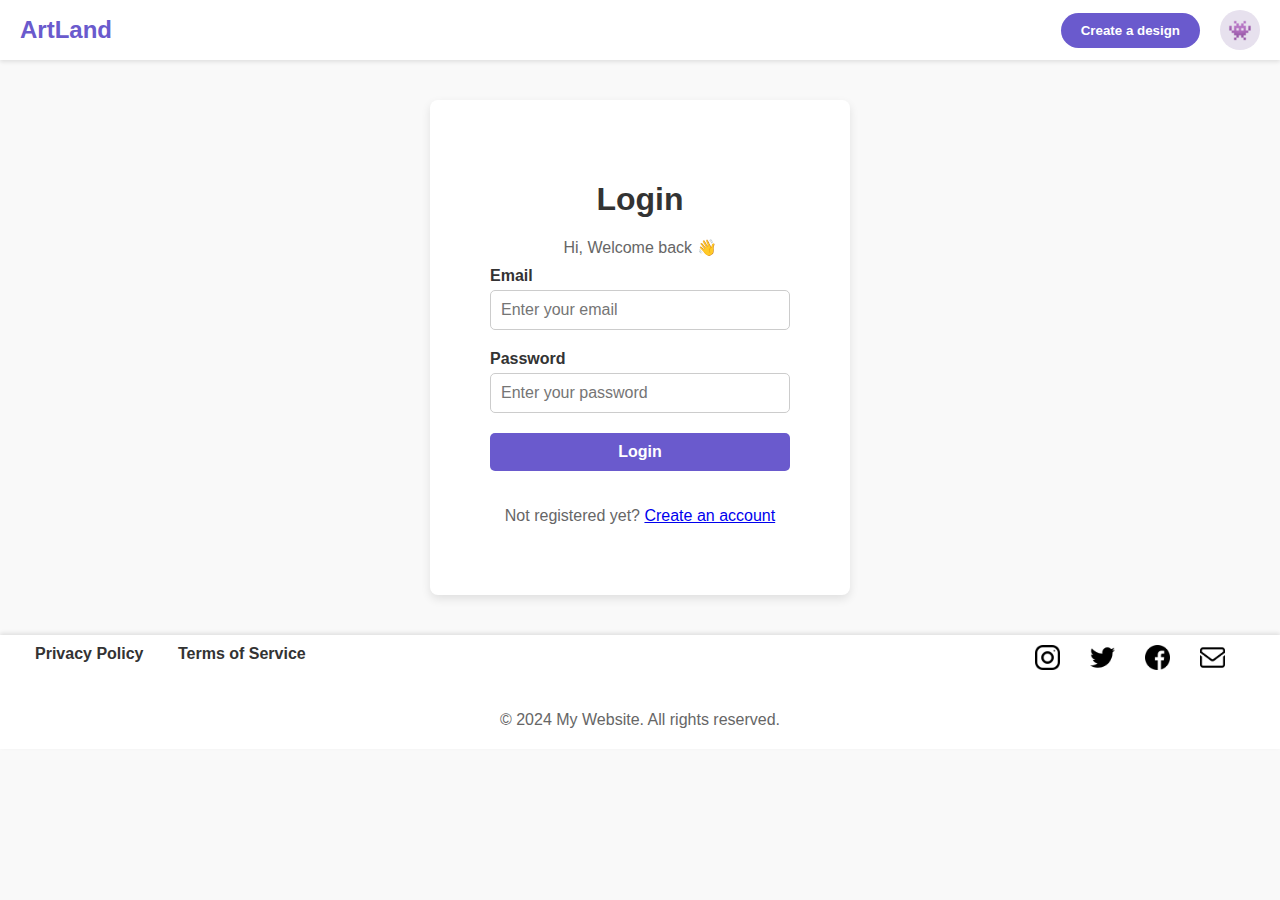
<file: index.html>
<!DOCTYPE html>
<html lang="en">
<base href="/" />
<head>
    <meta charset="UTF-8">
    <meta name="viewport" content="width=device-width, initial-scale=1.0">
    <title>Log in</title>
    <link rel="stylesheet" href="/css/index.css">
    <link rel="icon" type="icon" href="/photos/Designer (2).png" >
    <script type="module" src="/script/index.js"></script>
</head>
<body>
    <header>
        <div class="logo">ArtLand</div>
        <!-- after login -->
        <!-- <nav>
            <a href="#">Home</a>
            <a href="#">About</a>
            <a href="#">Services</a>
            <a href="#">Contact</a>
        </nav>  -->
        <div class="header-right">
            <button class="create-button">Create a design</button>
            <div class="profile">👾</div>
        </div>
        <div class="popup-box" id="popupBox">
            <div class="popup-box-content">
                <p>This is the design creation section. <BR><b style="color:red;">LOG IN</b> to explore our tools to start creating!</p>
            </div>
        </div>
    </header>
<!-- the code based of the example we did in class for local sorage -->
    <!-- Login form in the middle of the page -->
    <div class="login-container">
        <div class="login-box">
            <h1>Login</h1>
            <p>Hi, Welcome back 👋</p>
            <form id="login">
                <label for="email">Email</label>
                <input type="email" id="email" placeholder="Enter your email" required>
                
                <label for="password">Password</label>
                <input type="password" id="password" placeholder="Enter your password" required>
                
                
                <!-- <button type="submit" class="login-button" value="login">Login</button> -->
                <div><input type="submit" value="Login" /></div>
                <!-- our value Login is important for js does the checkin local storage if the user exsist -->
            </form>
            <p class="register">Not registered yet? <a href="/signup.html">Create an account</a></p>
        </div>
    </div>

    <!-- Footer at the bottom of the page -->
    <footer>
        <div class="footer-content" style="text-align: center;">
            <div class="footer-left" style="display: inline-block; margin-right: 20px;">
                <a href="/privacy.html">Privacy Policy</a>
                <a href="/terms.html">Terms of Service</a>
            </div>
            <div class="footer-right" style="display: inline-block;">
                <div class="icons">
                    <span class="icon"><a href="https://www.instagram.com/"><img src="/photos/instagram_733614 (2).png"  height="25px"></a></span>
                    <span class="icon"><a href="https://x.com/?lang=en"><img src="/photos/twitter_733635.png" height="25px"></a></span>
                    <span class="icon"><a href="https://www.facebook.com/login/?next=https%3A%2F%2Fwww.facebook.com%2F"><img src="/photos/facebook (1).png" height="25px"></a></span>
                    <span class="icon"><a href="https://www.google.com/"><img src="/photos/mail-inbox-app.png" height="25px"></a></span>
                </div>
            </div>
        </div>
        <div class="footer-bottom" style="text-align: center; margin-top: 10px;">
            <p>&copy; 2024 My Website. All rights reserved.</p>
        </div>
    </footer>

</body>
</html>
</file>
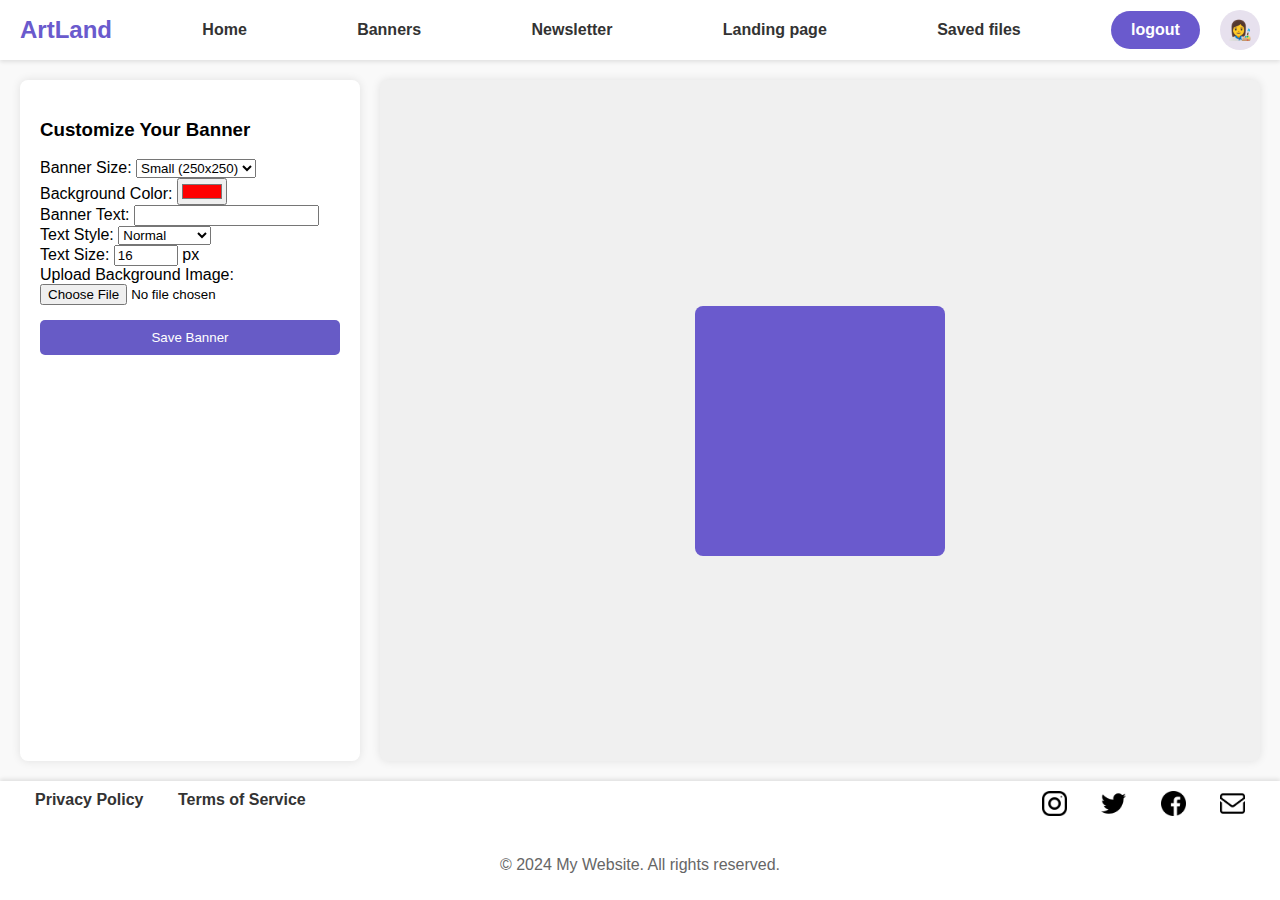
<file: customize-banners.html>
<!DOCTYPE html>
<html lang="en">
<base href="/" />
<head>
    <meta charset="UTF-8">
    <meta name="viewport" content="width=device-width, initial-scale=1.0">
    <title>Banner</title>
    <link rel="stylesheet" href="/css/customize-banners.css">
    <link rel="icon" type="icon" href="/photos/Designer (2).png" >
    <script type="module" src="/script/index.js"></script>
    <script type="module" src="/script/banner.js"></script>
</head>
<body>
    <header>
        <div class="logo">ArtLand</div>
        <nav id="navLinks">
            <a href="/main.html">Home</a>
            <a href="/customize-banners.html">Banners</a>
            <a href="/newsletter.html">Newsletter</a>
            <a href="/landing-page.html">Landing page</a>
            <a href="/save.html">Saved files</a>
        </nav>  
        
        <div class="header-right">
            <form id="logout">
                <div><input type="submit" value="logout" /></div>
            </form>
            <div class="profile">👩‍🎨</div>
        </div>
    </header>    
    <div class="container">
        <div class="editor">
            <h3>Customize Your Banner</h3>
        
            <label for="size">Banner Size:</label>
            <select id="size">
                <!-- takes the size value from the for the the changes thats happening -->
                <option value="small">Small (250x250)</option> 
                <option value="large">Long (120x600)</option>
            </select>
        
            <label for="color">Background Color:</label>
            <input type="color" id="color" value="#ff0000">
            <br>
        
            <label for="text">Banner Text:</label>
            <input type="text" id="text">
            <br>
        
            <label for="textStyle">Text Style:</label>
            <select id="textStyle">
                <option value="normal">Normal</option>
                <option value="bold">Bold</option>
                <option value="italic">Italic</option>
                <option value="bold italic">Bold & Italic</option>
            </select>
            <br>
        
            <label for="textSize">Text Size:</label>
            <input type="number" id="textSize" value="16" min="10" max="100"> px
            <br>
        
            <label for="imageUpload">Upload Background Image:</label>
            <input type="file" id="imageUpload" accept="image/*">
        
            <button id="saveButton">Save Banner</button>
        </div>
        

        <div class="preview">
            <div id="banner" class="banner small"></div>
        </div>
    </div>
    <!-- Footer at the bottom of the page -->
    <footer>
        <div class="footer-content" style="text-align: center;">
            <div class="footer-left" style="display: inline-block; margin-right: 20px;">
                <a href="/privacy.html">Privacy Policy</a>
                <a href="/terms.html">Terms of Service</a>
            </div>
            <div class="footer-right" style="display: inline-block;">
                <div class="icons">
                    <span class="icon"><a href="https://www.instagram.com/"><img src="/photos/instagram_733614 (2).png"  height="25px"></a></span>
                    <span class="icon"><a href="https://x.com/?lang=en"><img src="/photos/twitter_733635.png" height="25px"></a></span>
                    <span class="icon"><a href="https://www.facebook.com/login/?next=https%3A%2F%2Fwww.facebook.com%2F"><img src="/photos/facebook (1).png" height="25px"></a></span>
                    <span class="icon"><a href="https://www.google.com/"><img src="/photos/mail-inbox-app.png" height="25px"></a></span>
                </div>
            </div>
        </div>
        <div class="footer-bottom" style="text-align: center; margin-top: 10px;">
            <p>&copy; 2024 My Website. All rights reserved.</p>
        </div>
    </footer>

</body>
</html>
</file>
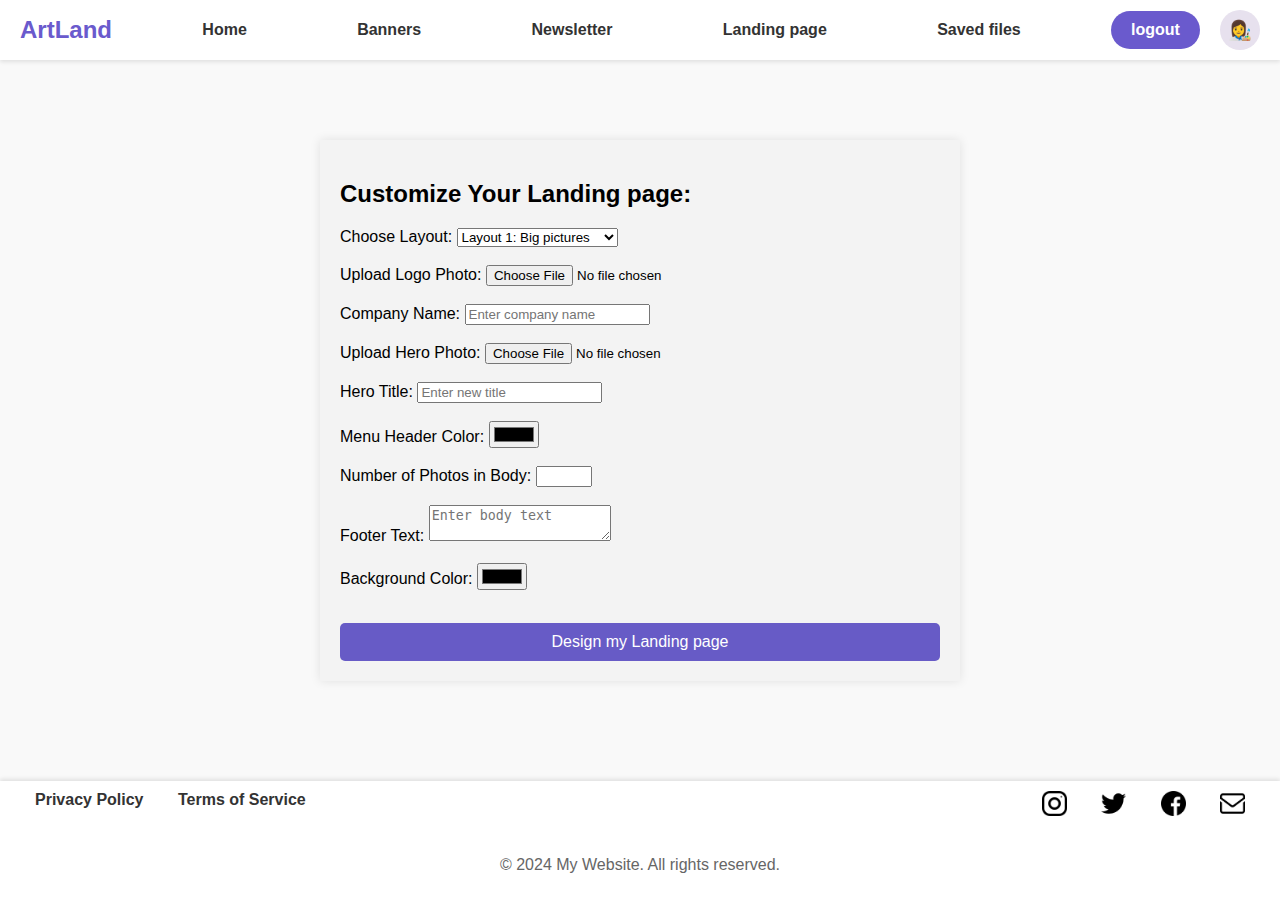
<file: landing-page.html>
<!DOCTYPE html>
<html lang="en">
<head>
    <meta charset="UTF-8">
    <meta name="viewport" content="width=device-width, initial-scale=1.0">
    <title>Landing Page</title>
    <link rel="stylesheet" href="/css/landing-page.css">
    <link rel="icon" type="icon" href="/photos/Designer (2).png">
    <script src="/script/landing.js"></script>
    <script type="module" src="/script/index.js"></script>
</head>
<body>
    <header>
        <div class="logo">ArtLand</div>
        <nav>
            <a href="/main.html">Home</a>
            <a href="/customize-banners.html">Banners</a>
            <a href="/newsletter.html">Newsletter</a>
            <a href="/landing-page.html">Landing page</a>
            <a href="/save.html">Saved files</a>
        </nav>  
        <div class="header-right">
            <form id="logout">
                <div><input type="submit" value="logout" /></div>
            </form>
            <div class="profile">👩‍🎨</div>
        </div>
    </header>

    <div id="builder-container">
        <div id="edit-options">
            <h2>Customize Your Landing page:</h2>
            <form id="landing-form">
                <label for="layout-choice">Choose Layout:</label>
                <select id="layout-choice" name="layout-choice" onchange="selectLayout()">
                    <option value="layout1">Layout 1: Big pictures</option>
                    <option value="layout2">Layout 2:Small pictures</option>
                </select><br><br>
                <label for="logo-photo">Upload Logo Photo:</label>
                <input type="file" id="logo-photo" name="logo-photo"><br><br>
                
                <label for="company-name">Company Name:</label>
                <input type="text" id="company-name" name="company-name" placeholder="Enter company name"><br><br>

                <label for="hero-photo">Upload Hero Photo:</label>
                <input type="file" id="hero-photo" name="hero-photo"><br><br>
    
                <label for="hero-title">Hero Title:</label>
                <input type="text" id="hero-title" name="hero-title" placeholder="Enter new title"><br><br>
    
                <label for="header-color">Menu Header Color:</label>
                <input type="color" id="header-color" name="header-color"><br><br>
    
                <label for="num-photos">Number of Photos in Body:</label>
                <input type="number" id="num-photos" name="num-photos" min="1" max="20" onchange="generatePhotoInputs()"><br><br>
    
                <div id="photo-uploads"></div>

                <label for="body-text">Footer Text:</label>
                <textarea id="body-text" name="body-text" placeholder="Enter body text"></textarea><br><br>
    
    
                <label for="bg-color">Background Color:</label>
                <input type="color" id="bg-color" name="bg-color"><br><br>

                <button type="button" onclick="generateLandingPage()">Design my Landing page</button>
            </form>
        </div>
        <div id="preview">
        
            <div id="preview-content"></div>
           
            </section>
            
        </div>
    </div>
    <footer>
        <div class="footer-content" style="text-align: center;">
            <div class="footer-left" style="display: inline-block; margin-right: 20px;">
                <a href="/privacy.html">Privacy Policy</a>
                <a href="/terms.html">Terms of Service</a>
            </div>
            <div class="footer-right" style="display: inline-block;">
                <div class="icons">
                    <span class="icon"><a href="https://www.instagram.com/"><img src="/photos/instagram_733614 (2).png" height="25px"></a></span>
                    <span class="icon"><a href="https://x.com/?lang=en"><img src="/photos/twitter_733635.png" height="25px"></a></span>
                    <span class="icon"><a href="https://www.facebook.com/login/?next=https%3A%2F%2Fwww.facebook.com%2F"><img src="/photos/facebook (1).png" height="25px"></a></span>
                    <span class="icon"><a href="https://www.google.com/"><img src="/photos/mail-inbox-app.png" height="25px"></a></span>
                </div>
            </div>
        </div>
        <div class="footer-bottom" style="text-align: center; margin-top: 10px;">
            <p>&copy; 2024 My Website. All rights reserved.</p>
        </div>
    </footer>
</body>
</html>
</file>
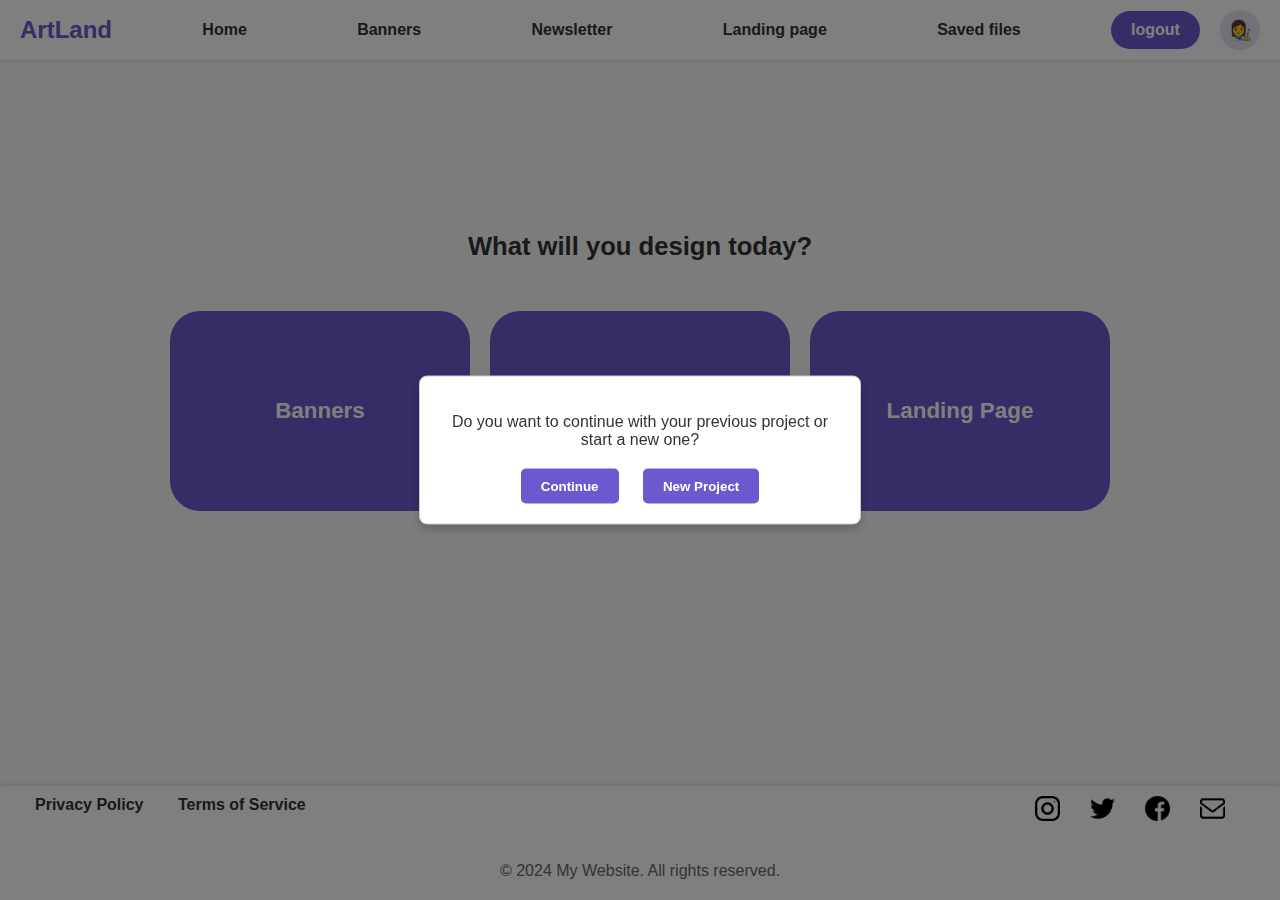
<file: main.html>
<!DOCTYPE html>
<html lang="en">
<base href="/" />
<head>
    <meta charset="UTF-8">
    <meta name="viewport" content="width=device-width, initial-scale=1.0">
    <title>Menu</title>
    <link rel="stylesheet" href="/css/main.css">
    <link rel="icon" type="icon" href="/photos/Designer (2).png" >
    <script type="module" src="/script/index.js"></script>
    <script type="module" src="/script/main.js"></script>
</head>
<body>
    <header>
        <div class="logo">ArtLand</div>
      
         <nav>
            <a href="/main.html">Home</a>
            <a href="/customize-banners.html">Banners</a>
            <a href="/newsletter.html">Newsletter</a>
            <a href="/landing-page.html">Landing page</a>
            <a href="/save.html">Saved files</a>
        </nav>  
        <div class="header-right">
            <form id="logout">
            <div><input type="submit" value="logout" /></div>
            <!-- importatnt if we want to logout uses js from index -->
            </form>
            <div class="profile">👩‍🎨</div>
        </div>
    </header>
    <!-- small pop up for the user giving him a short cut to an exsisting design -->
    <div id="projectPopup" class="popup-box">
        <p>Do you want to continue with your previous project or start a new one?</p>
        <div>
            <button id="continueButton" class="popup-button">Continue</button>
            <button id="newButton" class="popup-button">New Project</button>
        </div>
    </div>
    <!-- nothing new buttons using link to our exsistng pages -->
    <div class="menu-container">
        <h1 >What will you design today?</h1>
        <div class="button-container">
            <button class="menu-button" onclick="location.href='customize-banners.html'">Banners</button>
            <button class="menu-button" onclick="location.href='newsletter.html'">Newsletter</button>
            <button class="menu-button" onclick="location.href='landing-page.html'">Landing Page</button>
        </div>
    </div>
    
    <!-- Footer at the bottom of the page -->
    <footer>
        <div class="footer-content" style="text-align: center;">
            <div class="footer-left" style="display: inline-block; margin-right: 20px;">
                <a href="/privacy.html">Privacy Policy</a>
                <a href="/terms.html">Terms of Service</a>
            </div>
            <div class="footer-right" style="display: inline-block;">
                <div class="icons">
                    <span class="icon"><a href="https://www.instagram.com/"><img src="/photos/instagram_733614 (2).png"  height="25px"></a></span>
                    <span class="icon"><a href="https://x.com/?lang=en"><img src="/photos/twitter_733635.png" height="25px"></a></span>
                    <span class="icon"><a href="https://www.facebook.com/login/?next=https%3A%2F%2Fwww.facebook.com%2F"><img src="/photos/facebook (1).png" height="25px"></a></span>
                    <span class="icon"><a href="https://www.google.com/"><img src="/photos/mail-inbox-app.png" height="25px"></a></span>
                </div>
            </div>
        </div>
        <div class="footer-bottom" style="text-align: center; margin-top: 10px;">
            <p>&copy; 2024 My Website. All rights reserved.</p>
        </div>
    </footer>

</body>
</html>
</file>
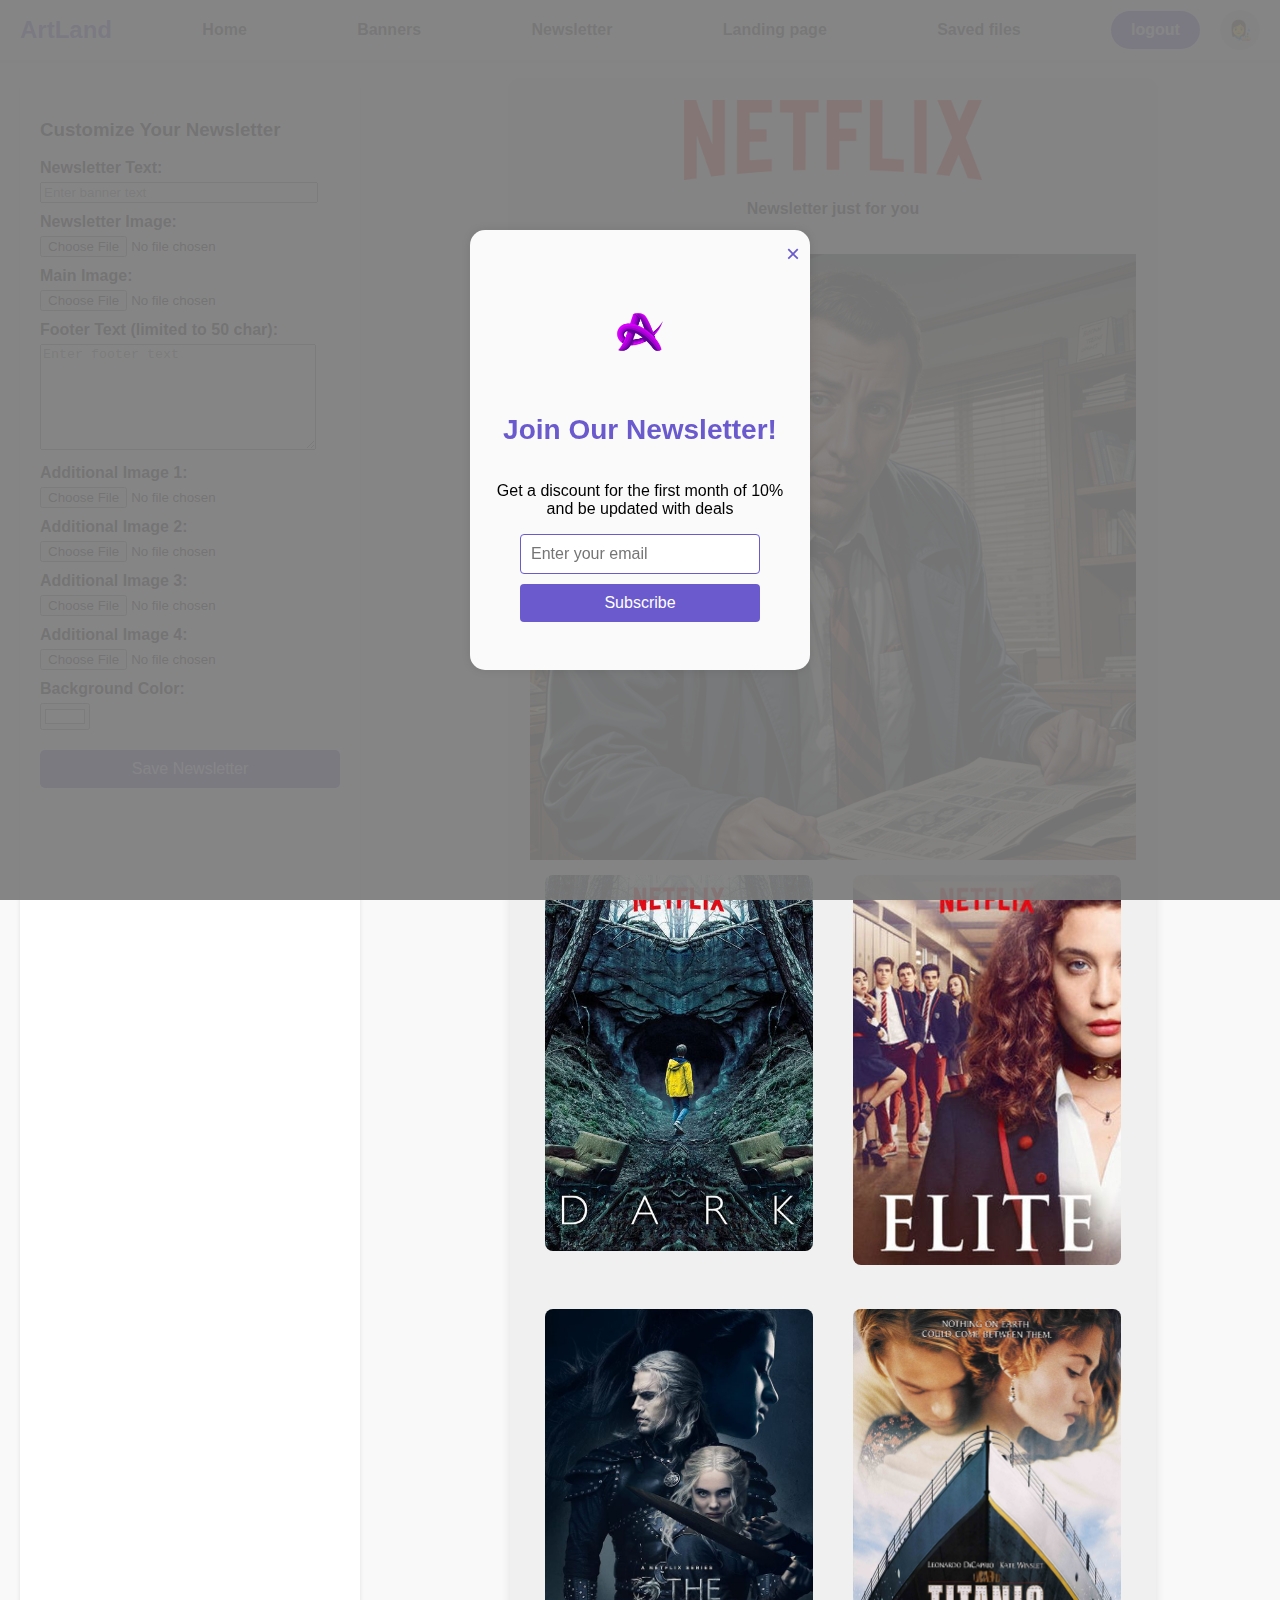
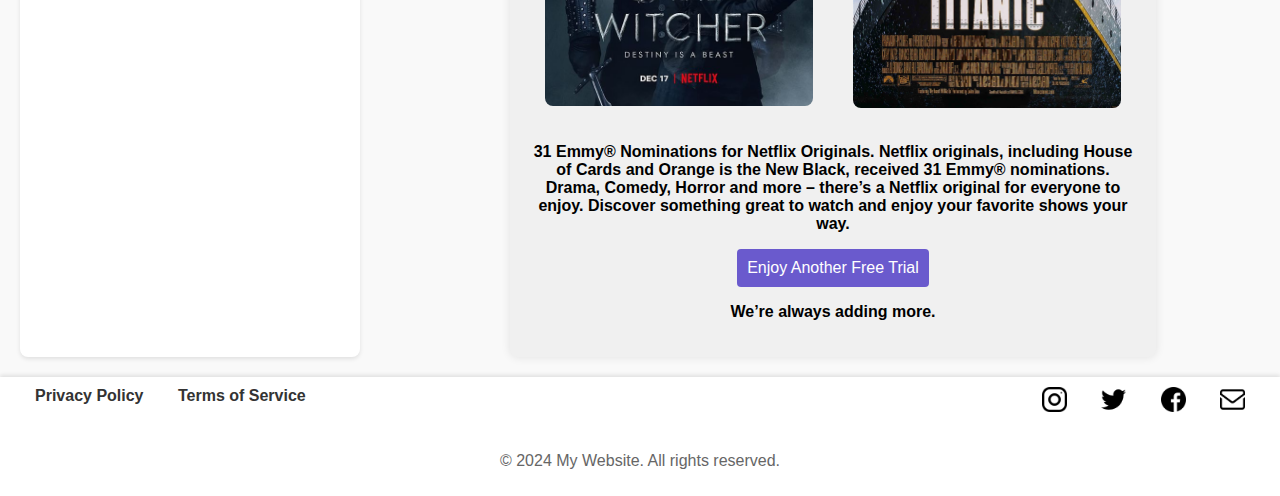
<file: newsletter.html>
<!DOCTYPE html>
<html lang="en">
<base href="/" />
<head>
    <meta charset="UTF-8">
    <meta name="viewport" content="width=device-width, initial-scale=1.0">
    <title>Newsletter</title>
    <link rel="stylesheet" href="/css/newsletter.css">
    <link rel="icon" type="icon" href="/photos/Designer (2).png" >
    <script type="module" src="/script/index.js"></script>
    <script type="module" src="/script/newsletter.js"></script>
</head>
<body>
    <header>
        <div class="logo">ArtLand</div>
      
         <nav>
            <a href="/main.html">Home</a>
            <a href="/customize-banners.html">Banners</a>
            <a href="/newsletter.html">Newsletter</a>
            <a href="/landing-page.html">Landing page</a>
            <a href="/save.html">Saved files</a>
        </nav>  
        <div class="header-right">
            <form id="logout">
                <div><input type="submit" value="logout" id="logout" /></div>
                </form>
            <div class="profile">👩‍🎨</div>
        </div>
    </header>
    <div class="popup-container" style="display: none;">
        <div class="popup-content">    
            <img src="./photos/חדש.png" alt="Logo" class="popup-logo">
            <span class="close-btn">&times;</span>
            <h2>Join Our Newsletter!</h2>
            <p>Get a discount for the first month of 10% and be updated with deals</p>
            <form id="email">
                <input type="email"  placeholder="Enter your email" required>
                <button type="submit">Subscribe</button>
            </form>
        </div>
    </div>
    <main>
        <div class="container">
            <div class="editor-panel">
                <h3>Customize Your Newsletter</h3>
                <!-- Banner Text -->
                <div class="editor-section">
                    <label for="banner-text">Newsletter Text:</label>
                    <input type="text" id="banner-text" placeholder="Enter banner text">
                </div>
                
                <!-- Banner Image -->
                <div class="editor-section">
                    <label for="banner-image">Newsletter Image:</label>
                    <input type="file" id="banner-image" accept="image/*">
                </div>
                
                <!-- Main Image -->
                <div class="editor-section">
                    <label for="main-image">Main Image:</label>
                    <input type="file" id="main-image" accept="image/*">
                </div>
                
                <!-- Footer Text -->
                <div class="editor-section">
                    <label for="footer-text">Footer Text (limited to 50 char):</label>
                    <textarea id="footer-text" placeholder="Enter footer text"></textarea>
                </div>

                <!-- Additional Images -->
                <div class="editor-section">
                    <label for="additional-image-1">Additional Image 1:</label>
                    <input type="file" id="additional-image-1" accept="image/*">
                </div>
                <div class="editor-section">
                    <label for="additional-image-2">Additional Image 2:</label>
                    <input type="file" id="additional-image-2" accept="image/*">
                </div>
                <div class="editor-section">
                    <label for="additional-image-3">Additional Image 3:</label>
                    <input type="file" id="additional-image-3" accept="image/*">
                </div>
                <div class="editor-section">
                    <label for="additional-image-4">Additional Image 4:</label>
                    <input type="file" id="additional-image-4" accept="image/*">
                </div>

                <!-- Background Color -->
                <div class="editor-section" >
                    <label for="background-color">Background Color:</label>
                    <input type="color" id="background-color" value="#ffffff">
                </div>

                <!-- Save All Button -->
                <div class="editor-section">
                    <button id="save-all" class="save-btn">Save Newsletter</button>
                </div>
            </div>
            <div class="preview" style="width: 653px;"id="preview-container">
                <div class="banner">
                    <img id="preview-banner-img" src="/photos/netr.png" alt="Banner Image" class="netflix-logo">
                    <p id="preview-banner-text">Newsletter just for you</p>
                </div>
                <div class="main-image">
                    <img id="preview-main-img" src="/photos/תמונת בלש 2.jpg" alt="Main Image">
                </div>
                <div class="grid">
                    <div class="grid-item"><img id="preview-additional-image-1" src="/photos/dark.jpg" alt="Additional Image 1"></div>
                    <div class="grid-item"><img id="preview-additional-image-2" src="/photos/elite.jpg" alt="Additional Image 2"></div>
                    <div class="grid-item"><img id="preview-additional-image-3" src="/photos/the wicher.jpg" alt="Additional Image 3"></div>
                    <div class="grid-item"><img id="preview-additional-image-4" src="/photos/טיטניק.jpg" alt="Additional Image 4"></div>
                </div>
                <div class="footer-text">
                    <p id="preview-footer-text">31 Emmy® Nominations for Netflix Originals. Netflix originals, including House of Cards and Orange is the New Black, received 31 Emmy® nominations. Drama, Comedy, Horror and more – there’s a Netflix original for everyone to enjoy. Discover something great to watch and enjoy your favorite shows your way.</p>
                    <button>Enjoy Another Free Trial</button>
                    <p>We’re always adding more.</p>
                </div>
            </div>
        </div>
    </main>


    <!-- Footer at the bottom of the page -->
    <footer>
        <div class="footer-content" style="text-align: center;">
            <div class="footer-left" style="display: inline-block; margin-right: 20px;">
                <a href="/privacy.html">Privacy Policy</a>
                <a href="/terms.html">Terms of Service</a>
            </div>
            <div class="footer-right" style="display: inline-block;">
                <div class="icons">
                    <span class="icon"><a href="https://www.instagram.com/"><img src="/photos/instagram_733614 (2).png"  height="25px"></a></span>
                    <span class="icon"><a href="https://x.com/?lang=en"><img src="/photos/twitter_733635.png" height="25px"></a></span>
                    <span class="icon"><a href="https://www.facebook.com/login/?next=https%3A%2F%2Fwww.facebook.com%2F"><img src="/photos/facebook (1).png" height="25px"></a></span>
                    <span class="icon"><a href="https://www.google.com/"><img src="/photos/mail-inbox-app.png" height="25px"></a></span>
                </div>
            </div>
        </div>
        <div class="footer-bottom" style="text-align: center; margin-top: 10px;">
            <p>&copy; 2024 My Website. All rights reserved.</p>
        </div>
    </footer>

</body>
</html>
</file>
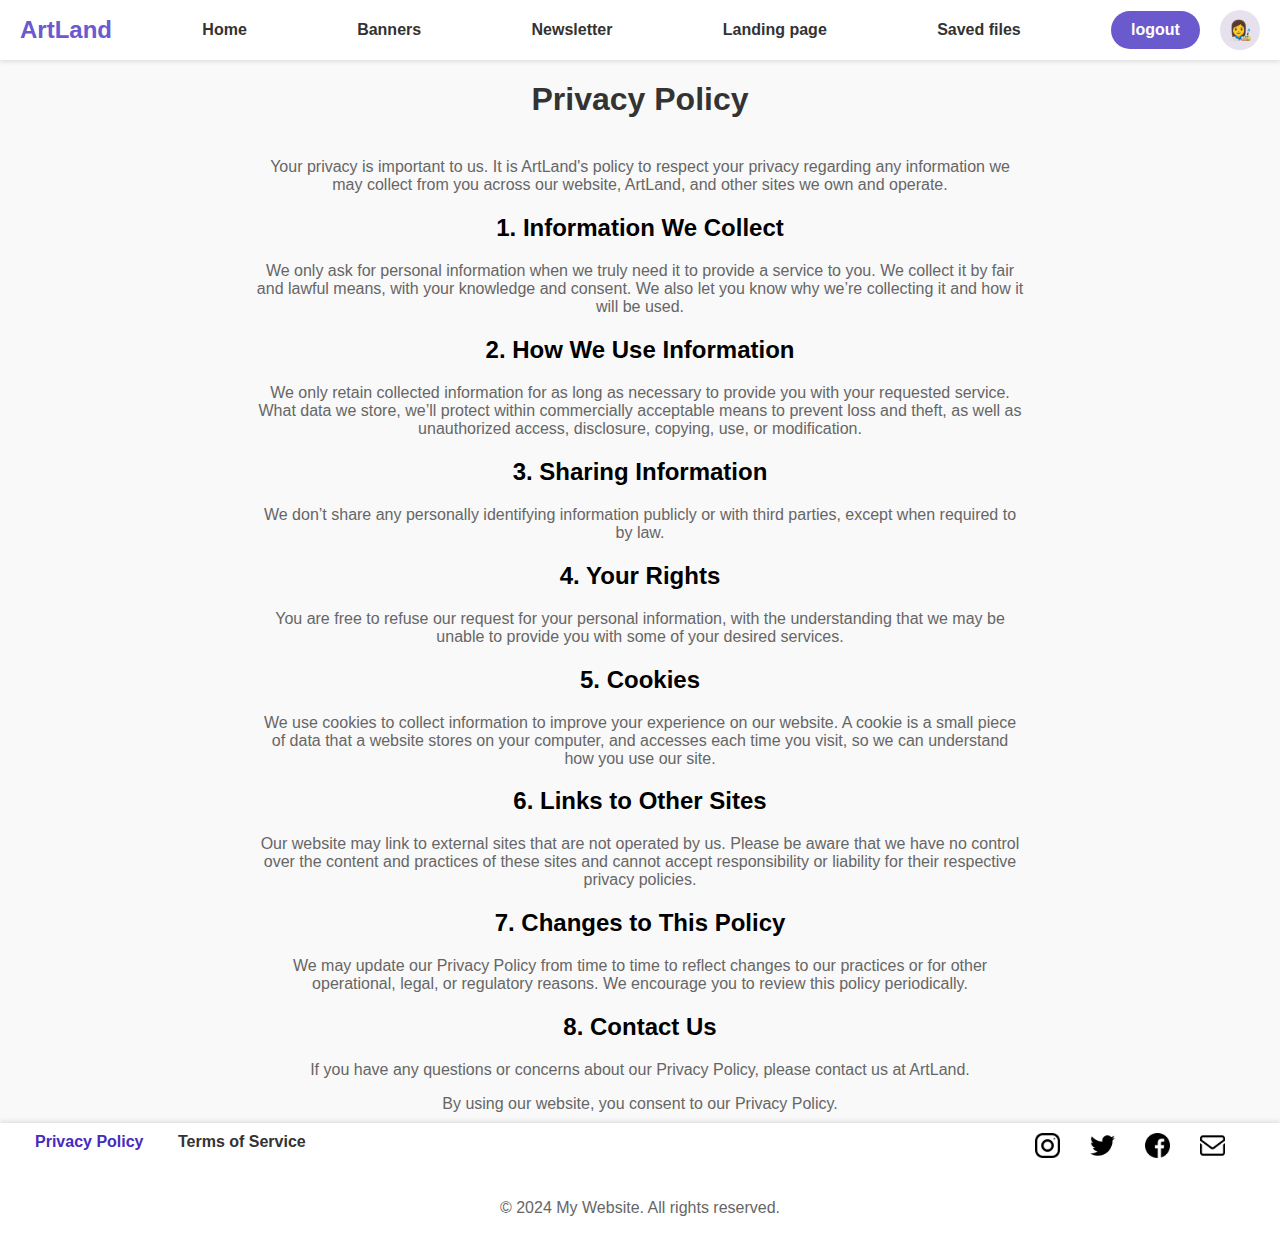
<file: privacy.html>
<!DOCTYPE html>
<html lang="en">
<base href="/" />
<head>
    <meta charset="UTF-8">
    <meta name="viewport" content="width=device-width, initial-scale=1.0">
    <title>Privacy Policy</title>
    <link rel="stylesheet" href="/css/privacy.css">
    <link rel="icon" type="icon" href="/photos/Designer (2).png" >
    <script type="module" src="/script/index.js"></script>
</head>
<body>
    <header>
        <div class="logo">ArtLand</div>
      
        <nav>
            <a href="/main.html">Home</a>
            <a href="/customize-banners.html">Banners</a>
            <a href="/newsletter.html">Newsletter</a>
            <a href="/landing-page.html">Landing page</a>
            <a href="/save.html">Saved files</a>
        </nav>  
        <div class="header-right">
            <form id="logout">
                <div><input type="submit" value="logout" /></div>
                </form>
            <div class="profile">👩‍🎨</div>
        </div>
    </header>

    <!-- Privacy Policy Content no js just html and css except the logout -->
    <section style="text-align:center; margin-left:20%;margin-right:20%;">
        <h1>Privacy Policy</h1>
        <p>Your privacy is important to us. It is ArtLand's policy to respect your privacy regarding any information we may collect from you across our website, ArtLand, and other sites we own and operate.</p>

        <h2>1. Information We Collect</h2>
        <p>We only ask for personal information when we truly need it to provide a service to you. We collect it by fair and lawful means, with your knowledge and consent. We also let you know why we’re collecting it and how it will be used.</p>

        <h2>2. How We Use Information</h2>
        <p>We only retain collected information for as long as necessary to provide you with your requested service. What data we store, we’ll protect within commercially acceptable means to prevent loss and theft, as well as unauthorized access, disclosure, copying, use, or modification.</p>

        <h2>3. Sharing Information</h2>
        <p>We don’t share any personally identifying information publicly or with third parties, except when required to by law.</p>

        <h2>4. Your Rights</h2>
        <p>You are free to refuse our request for your personal information, with the understanding that we may be unable to provide you with some of your desired services.</p>

        <h2>5. Cookies</h2>
        <p>We use cookies to collect information to improve your experience on our website. A cookie is a small piece of data that a website stores on your computer, and accesses each time you visit, so we can understand how you use our site.</p>

        <h2>6. Links to Other Sites</h2>
        <p>Our website may link to external sites that are not operated by us. Please be aware that we have no control over the content and practices of these sites and cannot accept responsibility or liability for their respective privacy policies.</p>

        <h2>7. Changes to This Policy</h2>
        <p>We may update our Privacy Policy from time to time to reflect changes to our practices or for other operational, legal, or regulatory reasons. We encourage you to review this policy periodically.</p>

        <h2>8. Contact Us</h2>
        <p>If you have any questions or concerns about our Privacy Policy, please contact us at ArtLand.</p>

        <p>By using our website, you consent to our Privacy Policy.</p>
    </section>

    <!-- Footer at the bottom of the page -->
    <footer>
        <div class="footer-content" style="text-align: center;">
            <div class="footer-left" style="display: inline-block; margin-right: 20px;">
                <a href="/privacy.html" style="color: rgb(70, 44, 188);">Privacy Policy</a>
                <a href="/terms.html">Terms of Service</a>
            </div>
            <div class="footer-right" style="display: inline-block;">
                <div class="icons">
                    <span class="icon"><a href="https://www.instagram.com/"><img src="/photos/instagram_733614 (2).png"  height="25px"></a></span>
                    <span class="icon"><a href="https://x.com/?lang=en"><img src="/photos/twitter_733635.png" height="25px"></a></span>
                    <span class="icon"><a href="https://www.facebook.com/login/?next=https%3A%2F%2Fwww.facebook.com%2F"><img src="/photos/facebook (1).png" height="25px"></a></span>
                    <span class="icon"><a href="https://www.google.com/"><img src="/photos/mail-inbox-app.png" height="25px"></a></span>
                </div>
            </div>
        </div>
        <div class="footer-bottom" style="text-align: center; margin-top: 10px;">
            <p>&copy; 2024 My Website. All rights reserved.</p>
        </div>
    </footer>

</body>
</html>
</file>
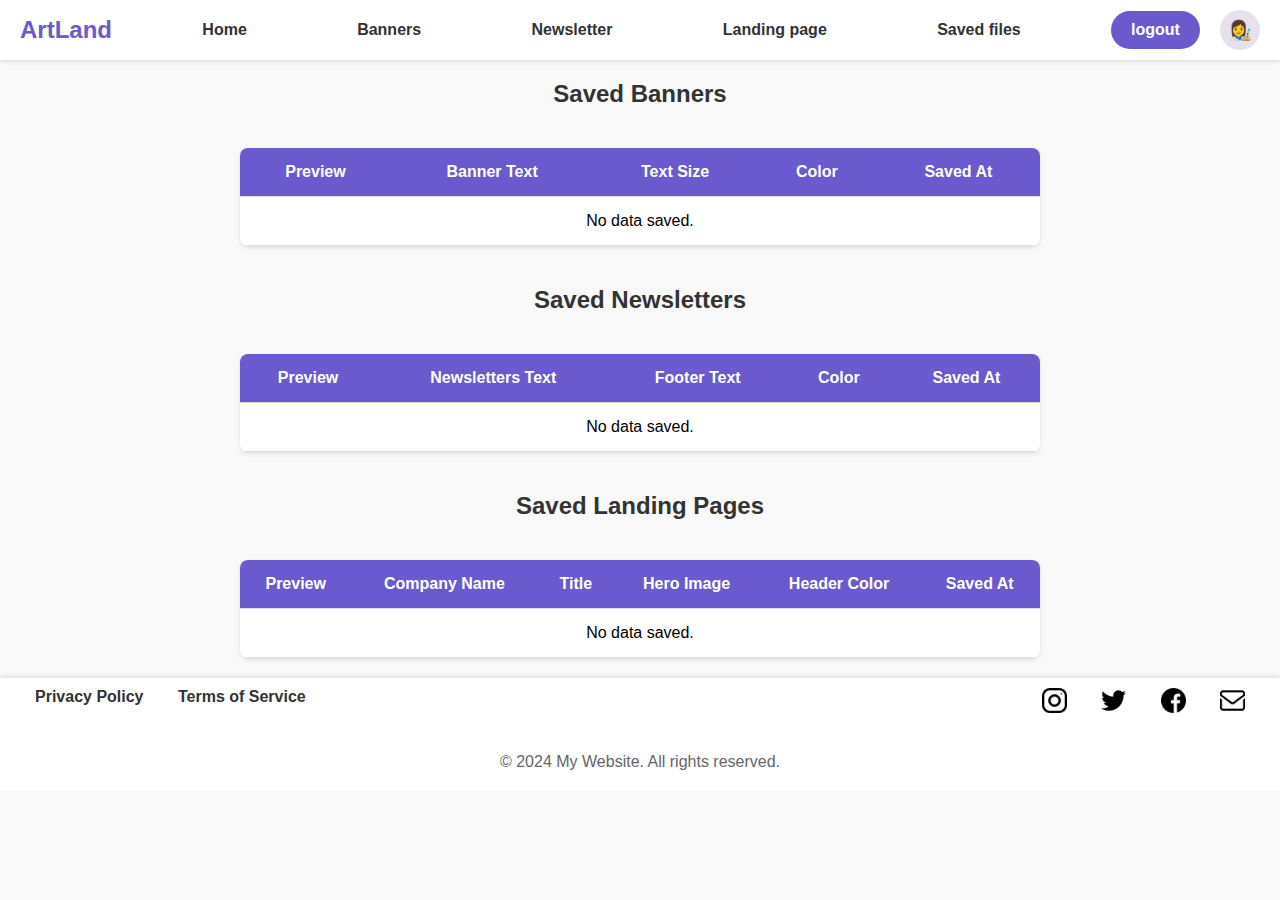
<file: save.html>
<!DOCTYPE html>
<html lang="en">
<base href="/" />
<head>
    <meta charset="UTF-8">
    <meta name="viewport" content="width=device-width, initial-scale=1.0">
    <title>Saved Banners</title>
    <link rel="stylesheet" href="/css/save.css">
    <link rel="icon" type="image/png" href="/photos/Designer (2).png">
    <script type="module" src="/script/saved.js" defer></script>
    <script type="module" src="/script/index.js"></script>
</head>
<body>
    <header>
        <div class="logo">ArtLand</div>
        <nav>
            <a href="/main.html">Home</a>
            <a href="/customize-banners.html">Banners</a>
            <a href="/newsletter.html">Newsletter</a>
            <a href="/landing-page.html">Landing page</a>
            <a href="/save.html">Saved files</a>
        </nav>
        <div class="header-right">
            <form id="logout">
                <div><input type="submit" value="logout" /></div>
            </form>
            <div class="profile">👩‍🎨</div>
        </div>
    </header>
    <h1>Saved Banners</h1>

    <!-- Banners Table -->
    <table>
        <thead>
            <tr>
                <th>Preview</th>
                <th>Banner Text</th>
                <th>Text Size</th>
                <th>Color</th>
                <th>Saved At</th>
            </tr>
        </thead>
        <tbody id="savedBannersBody">
            <!-- Rows will be populated by JavaScript -->
        </tbody>
    </table>
    <h1>Saved Newsletters</h1>
    <!-- Newsletters Table -->
    <table>
        <thead>
            <tr>
                <th>Preview</th>
                <th>Newsletters Text</th>
                <th>Footer Text</th>
                <th>Color</th>
                <th>Saved At</th>
            </tr>
        </thead>
        <tbody id="savedNewslettersBody">
            <!-- Saved newsletters will be inserted here -->
        </tbody>
    </table>
    <h1>Saved Landing Pages</h1>
    <!-- Landing Pages Table -->
    <table>
        <thead>
            <tr>
                <th>Preview</th>
            <th>Company Name</th>
            <th>Title</th>
            <th>Hero Image</th>
            <th>Header Color</th>
            <th>Saved At</th>
            </tr>
        </thead>
        <tbody id="savedLandingPagesBody">
            <!-- Saved landing pages will be inserted here -->
        </tbody>
    </table>

    <!-- Popup Container -->
    <div id="popupContainer" class="popup-container">
        <div id="popupPreviewContent" class="popup-content">
            <button class="close-button">&times;</button>
            <!-- Dynamic content goes here -->
        </div>
    </div>
    <footer>
        <div class="footer-content">
            <div class="footer-left">
                <a href="/privacy.html">Privacy Policy</a>
                <a href="/terms.html">Terms of Service</a>
            </div>
            <div class="footer-right">
                <div class="icons">
                    <span class="icon"><a href="https://www.instagram.com/" aria-label="Instagram"><img src="/photos/instagram_733614 (2).png" alt="Instagram" height="25"></a></span>
                    <span class="icon"><a href="https://x.com/?lang=en" aria-label="Twitter"><img src="/photos/twitter_733635.png" alt="Twitter" height="25"></a></span>
                    <span class="icon"><a href="https://www.facebook.com/login/?next=https%3A%2F%2Fwww.facebook.com%2F" aria-label="Facebook"><img src="/photos/facebook (1).png" alt="Facebook" height="25"></a></span>
                    <span class="icon"><a href="https://www.google.com/" aria-label="Google"><img src="/photos/mail-inbox-app.png" alt="Google" height="25"></a></span>
                </div>
            </div>
        </div>
        <div class="footer-bottom">
            <p>&copy; 2024 My Website. All rights reserved.</p>
        </div>
    </footer>
</body>
</html>
</file>
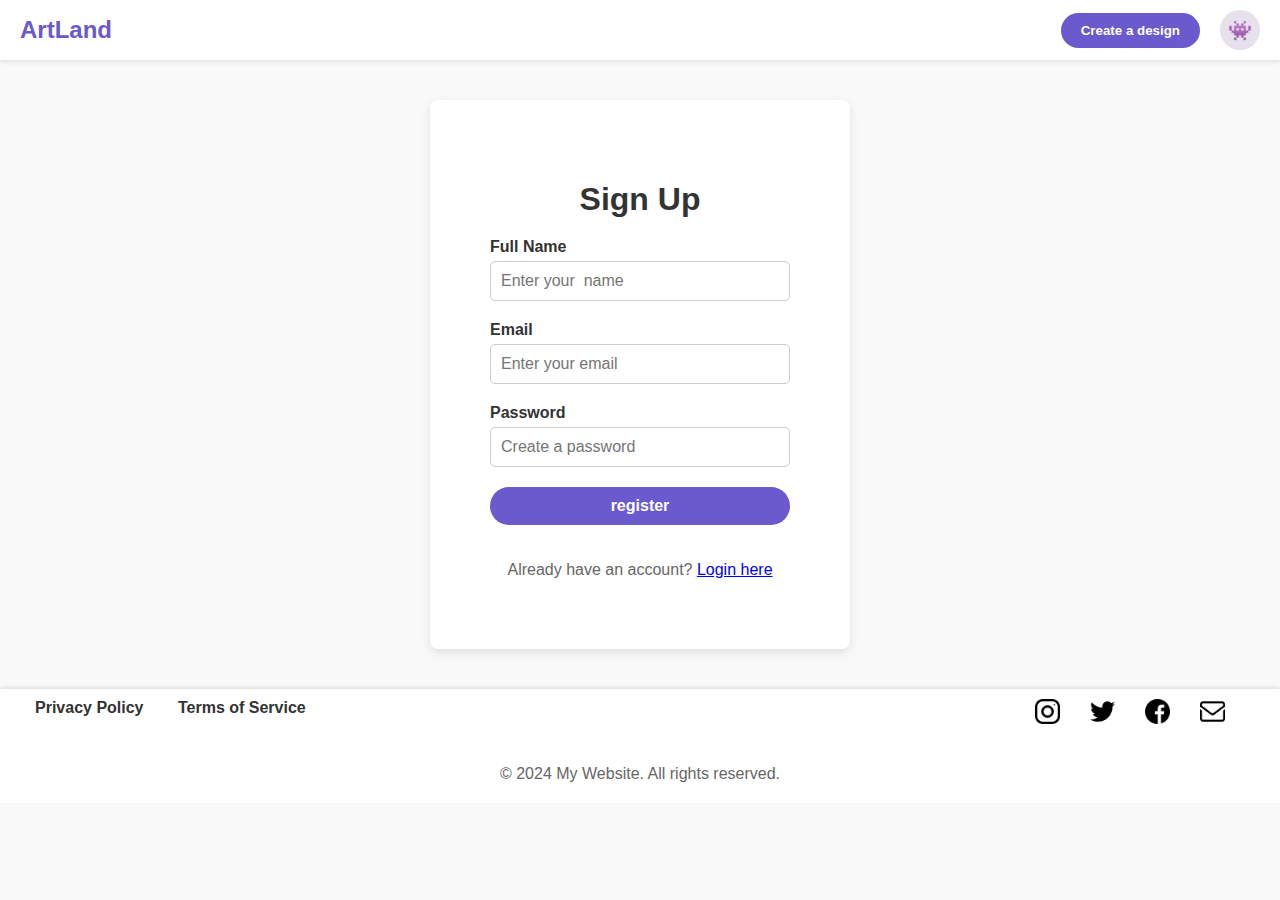
<file: signup.html>
<!DOCTYPE html>
<html lang="en">
<head>
    <meta charset="UTF-8">
    <meta name="viewport" content="width=device-width, initial-scale=1.0">
    <title>Sign Up</title>
    <link rel="stylesheet" href="/css/signup.css">
    <link rel="icon" type="icon" href="/photos/Designer (2).png" >
    <script type="module" src="/script/index.js"></script>
</head>
<body>
    <header>
        <div class="logo">ArtLand</div>
        <!-- after login -->
        <!-- <nav>
            <a href="#">Home</a>
            <a href="#">About</a>
            <a href="#">Services</a>
            <a href="#">Contact</a>
        </nav>  -->
        <div class="header-right">
            <button class="create-button">Create a design</button>
            <div class="profile">👾</div>
        </div>
        <div class="popup-box" id="popupBox">
            <div class="popup-box-content">
                <p>This is the design creation section. <BR><b style="color:red;">LOG IN</b> to explore our tools to start creating!</p>
            </div>
        </div>
    </header>

    <!-- Sign-up form in the middle of the page -->
    <div class="login-container">
        <div class="login-box">
            <h1>Sign Up</h1>
            <form id="register">
                <label for="name">Full Name</label>
                <input type="text" id="name" placeholder="Enter your  name" required>
                
                <label for="email">Email</label>
                <input type="email" id="email" placeholder="Enter your email" required>
                
                <label for="password">Password</label>
                <input type="password" id="password" placeholder="Create a password" required>
                
                <div><input type="submit" value="register" /></div>
                   <!-- our value Login is important for js does the checkin local storage if the user exsist -->
            </form>
            <p class="register">Already have an account? <a href="/index.html">Login here</a></p>
        </div>
    </div>

    <!-- Footer at the bottom of the page -->
    <footer>
        <div class="footer-content" style="text-align: center;">
            <div class="footer-left" style="display: inline-block; margin-right: 20px;">
                <a href="/privacy.html">Privacy Policy</a>
                <a href="/terms.html">Terms of Service</a>
            </div>
            <div class="footer-right" style="display: inline-block;">
                <div class="icons">
                    <span class="icon"><a href="https://www.instagram.com/"><img src="/photos/instagram_733614 (2).png"  height="25px"></a></span>
                    <span class="icon"><a href="https://x.com/?lang=en"><img src="/photos/twitter_733635.png" height="25px"></a></span>
                    <span class="icon"><a href="https://www.facebook.com/login/?next=https%3A%2F%2Fwww.facebook.com%2F"><img src="/photos/facebook (1).png" height="25px"></a></span>
                    <span class="icon"><a href="https://www.google.com/"><img src="/photos/mail-inbox-app.png" height="25px"></a></span>
                </div>
            </div>
        </div>
        <div class="footer-bottom" style="text-align: center; margin-top: 10px;">
            <p>&copy; 2024 My Website. All rights reserved.</p>
        </div>
    </footer>
</body>
</html>
</file>
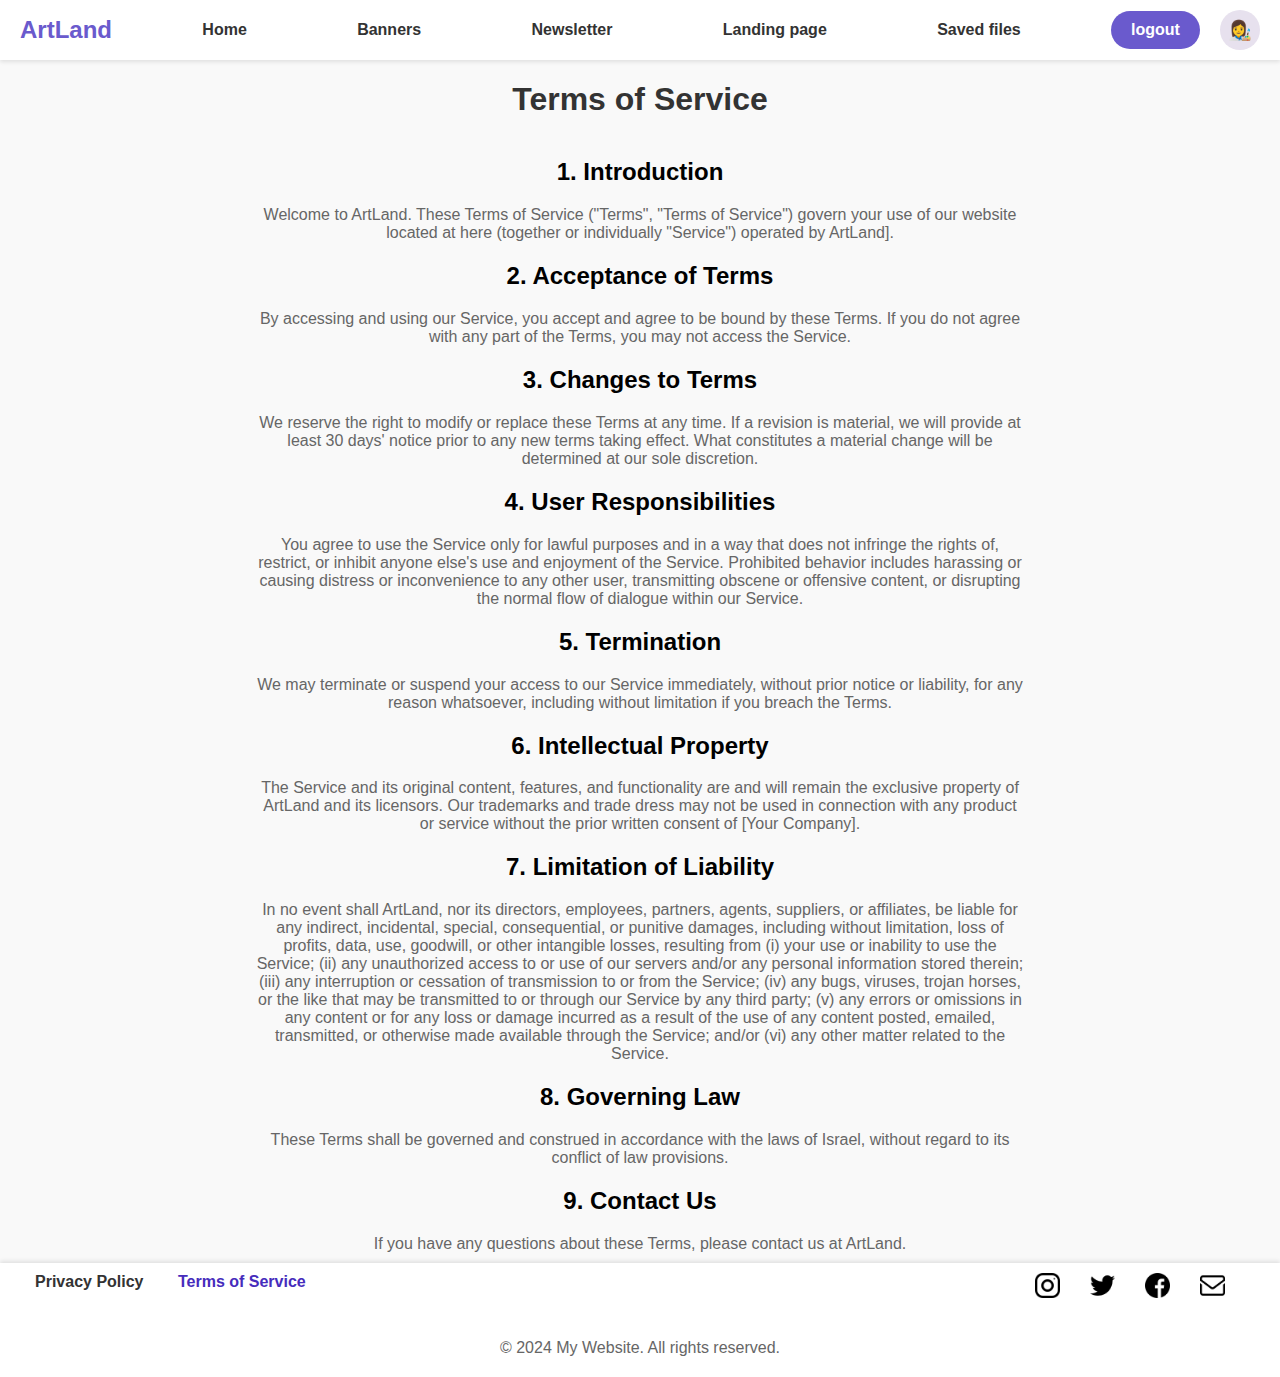
<file: terms.html>
<!DOCTYPE html>
<html lang="en">
<base href="/" />
<head>
    <meta charset="UTF-8">
    <meta name="viewport" content="width=device-width, initial-scale=1.0">
    <title>Terms of Service</title>
    <link rel="stylesheet" href="/css/terms.css">
    <link rel="icon" type="icon" href="/photos/Designer (2).png" >
    <script type="module" src="/script/index.js"></script>
</head>
<body>
    <header>
        <div class="logo">ArtLand</div>
      
        <nav>
            <a href="/main.html">Home</a>
            <a href="/customize-banners.html">Banners</a>
            <a href="/newsletter.html">Newsletter</a>
            <a href="/landing-page.html">Landing page</a>
            <a href="/save.html">Saved files</a>
        </nav>  
        <div class="header-right">
            <form id="logout">
                <div><input type="submit" value="logout" /></div>
                </form>
            <div class="profile">👩‍🎨</div>
        </div>
    </header>

    <!-- Terms of Service Content page no js mostly just js and css -->
    <section style="text-align:center; margin-left:20%;margin-right:20%;">
        <h1>Terms of Service</h1>

        <h2>1. Introduction</h2>
        <p>Welcome to ArtLand. These Terms of Service ("Terms", "Terms of Service") govern your use of our website located at here (together or individually "Service") operated by ArtLand].</p>

        <h2>2. Acceptance of Terms</h2>
        <p>By accessing and using our Service, you accept and agree to be bound by these Terms. If you do not agree with any part of the Terms, you may not access the Service.</p>

        <h2>3. Changes to Terms</h2>
        <p>We reserve the right to modify or replace these Terms at any time. If a revision is material, we will provide at least 30 days' notice prior to any new terms taking effect. What constitutes a material change will be determined at our sole discretion.</p>

        <h2>4. User Responsibilities</h2>
        <p>You agree to use the Service only for lawful purposes and in a way that does not infringe the rights of, restrict, or inhibit anyone else's use and enjoyment of the Service. Prohibited behavior includes harassing or causing distress or inconvenience to any other user, transmitting obscene or offensive content, or disrupting the normal flow of dialogue within our Service.</p>

        <h2>5. Termination</h2>
        <p>We may terminate or suspend your access to our Service immediately, without prior notice or liability, for any reason whatsoever, including without limitation if you breach the Terms.</p>

        <h2>6. Intellectual Property</h2>
        <p>The Service and its original content, features, and functionality are and will remain the exclusive property of ArtLand and its licensors. Our trademarks and trade dress may not be used in connection with any product or service without the prior written consent of [Your Company].</p>

        <h2>7. Limitation of Liability</h2>
        <p>In no event shall ArtLand, nor its directors, employees, partners, agents, suppliers, or affiliates, be liable for any indirect, incidental, special, consequential, or punitive damages, including without limitation, loss of profits, data, use, goodwill, or other intangible losses, resulting from (i) your use or inability to use the Service; (ii) any unauthorized access to or use of our servers and/or any personal information stored therein; (iii) any interruption or cessation of transmission to or from the Service; (iv) any bugs, viruses, trojan horses, or the like that may be transmitted to or through our Service by any third party; (v) any errors or omissions in any content or for any loss or damage incurred as a result of the use of any content posted, emailed, transmitted, or otherwise made available through the Service; and/or (vi) any other matter related to the Service.</p>

        <h2>8. Governing Law</h2>
        <p>These Terms shall be governed and construed in accordance with the laws of Israel, without regard to its conflict of law provisions.</p>

        <h2>9. Contact Us</h2>
        <p>If you have any questions about these Terms, please contact us at ArtLand.</p>
    </section>

    <!-- Footer at the bottom of the page -->
    <footer>
        <div class="footer-content" style="text-align: center;">
            <div class="footer-left" style="display: inline-block; margin-right: 20px;">
                <a href="/privacy.html">Privacy Policy</a>
                <a href="/terms.html" style="color:  rgb(70, 44, 188);">Terms of Service</a>
            </div>
            <div class="footer-right" style="display: inline-block;">
                <div class="icons">
                    <span class="icon"><a href="https://www.instagram.com/"><img src="/photos/instagram_733614 (2).png"  height="25px"></a></span>
                    <span class="icon"><a href="https://x.com/?lang=en"><img src="/photos/twitter_733635.png" height="25px"></a></span>
                    <span class="icon"><a href="https://www.facebook.com/login/?next=https%3A%2F%2Fwww.facebook.com%2F"><img src="/photos/facebook (1).png" height="25px"></a></span>
                    <span class="icon"><a href="https://www.google.com/"><img src="/photos/mail-inbox-app.png" height="25px"></a></span>
                </div>
            </div>
        </div>
        <div class="footer-bottom" style="text-align: center; margin-top: 10px;">
            <p>&copy; 2024 My Website. All rights reserved.</p>
        </div>
    </footer>

</body>
</html>
</file>
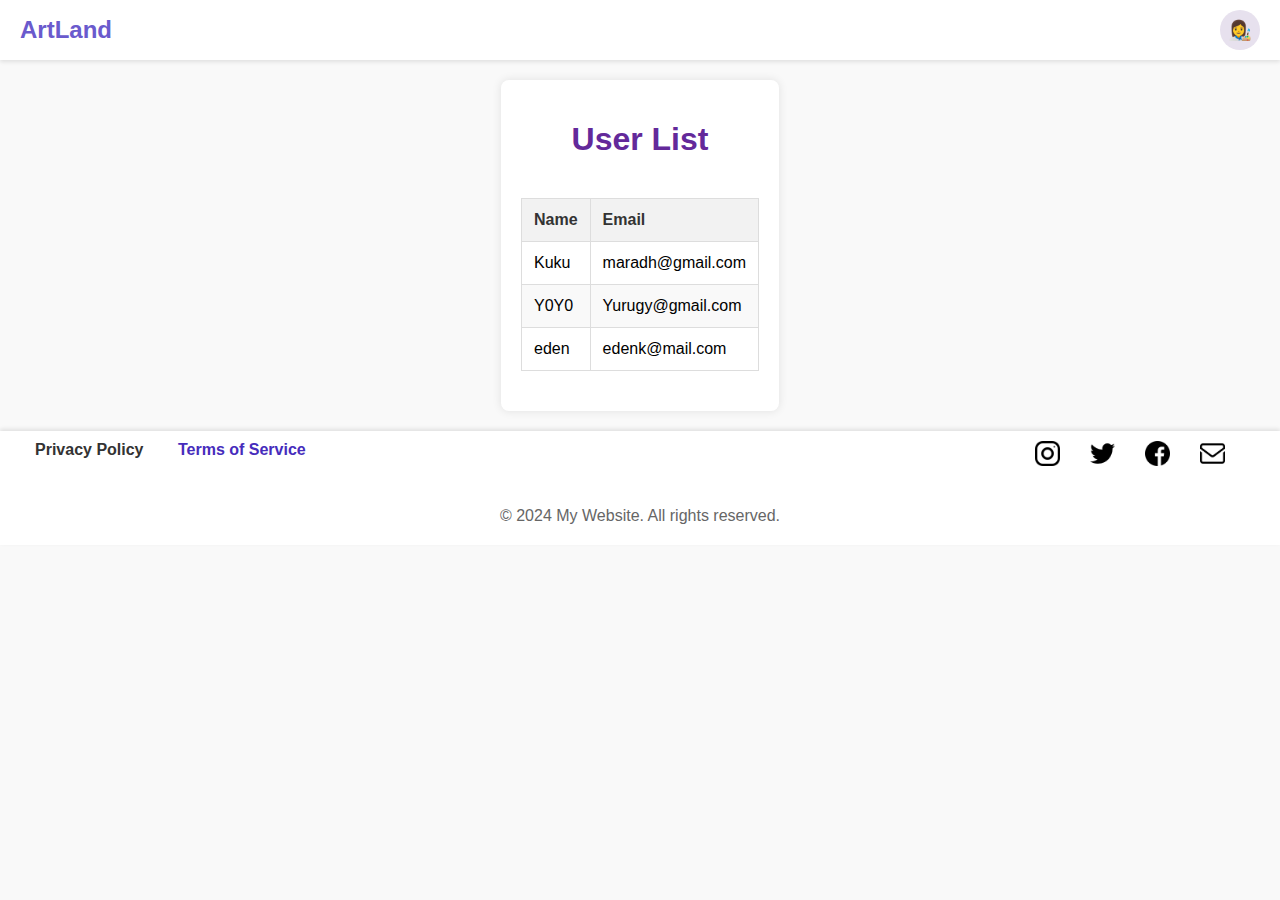
<file: users.html>
<!DOCTYPE html>
<html lang="en">
<base href="/" />
<head>
    <meta charset="UTF-8">
    <meta name="viewport" content="width=device-width, initial-scale=1.0">
    <title>Table of users</title>
    <link rel="stylesheet" href="/css/users.css">
    <link rel="icon" type="icon" href="/photos/Designer (2).png" >
    <script type="module" src="/script/index.js"></script>
</head>
<body>
    <header>
        <div class="logo">ArtLand</div>  
        <!-- <nav>
            <a href="/main.html">Home</a>
            <a href="/customize-banners.html">Banners</a>
            <a href="/newsletter.html">Newsletter</a>
            <a href="/landing-page.html">Landing page</a>
        </nav>   -->
        <!-- <div class="header-right">
            <form id="logout">
                <div><input type="submit" value="logout" /></div>
                </form> -->
            <div class="profile">👩‍🎨</div>
        </div>
    </header>

   <!-- //this page is just a preview of all the users that are saved in the local storage(globals-vars) -->
    <main>
        <h1 style="color: rgb(99, 41, 154);">User List</h1>
        <table id="user-table">
            <thead>
                <tr>
                    <th>Name</th>
                    <th>Email</th>
                </tr>
            </thead>
            <tbody>
                <!-- User rows will be populated here by JavaScript -->
            </tbody>
        </table>
    </main>
    

    <!-- Footer at the bottom of the page -->
    <footer>
        <div class="footer-content" style="text-align: center;">
            <div class="footer-left" style="display: inline-block; margin-right: 20px;">
                <a href="/privacy.html">Privacy Policy</a>
                <a href="/terms.html" style="color:  rgb(70, 44, 188);">Terms of Service</a>
            </div>
            <div class="footer-right" style="display: inline-block;">
                <div class="icons">
                    <span class="icon"><a href="https://www.instagram.com/"><img src="/photos/instagram_733614 (2).png"  height="25px"></a></span>
                    <span class="icon"><a href="https://x.com/?lang=en"><img src="/photos/twitter_733635.png" height="25px"></a></span>
                    <span class="icon"><a href="https://www.facebook.com/login/?next=https%3A%2F%2Fwww.facebook.com%2F"><img src="/photos/facebook (1).png" height="25px"></a></span>
                    <span class="icon"><a href="https://www.google.com/"><img src="/photos/mail-inbox-app.png" height="25px"></a></span>
                </div>
            </div>
        </div>
        <div class="footer-bottom" style="text-align: center; margin-top: 10px;">
            <p>&copy; 2024 My Website. All rights reserved.</p>
        </div>
    </footer>

</body>
</html>
</file>
<file: css/index.css>
body {
    font-family: 'Arial', sans-serif;
    margin: 0;
    padding: 0;
    background-color: #f9f9f9;
    display: flex;
    flex-direction: column;
    min-height: 100vh;
}

header {
    display: flex;
    align-items: center;
    justify-content: space-between;
    background-color: #fff;
    padding: 10px 20px;
    box-shadow: 0 2px 4px rgba(0, 0, 0, 0.1);
}

.logo {
    font-size: 1.5em;
    color: #6A5ACD; /* Purple color */
    font-weight: bold;
}

nav {
    display: contents;
    flex: 1;
    justify-content: center;
    margin: 0 20px;
    
}

nav a {
    margin: 0 20px;
    text-decoration: none;
    color: #333;
    font-weight: bold;
    position: relative;
}

nav a:hover {
    color: #6A5ACD;
}

.header-right {
    display: flex;
    align-items: center;
}

.icons {
    display: flex;
    margin-right: 20px;
}

.icon {
    margin: 0 5px;
    font-size: 1.2em;
}

.create-button {
    background-color: #6A5ACD;
    color: #fff;
    border: none;
    padding: 10px 20px;
    border-radius: 25px;
    font-weight: bold;
    cursor: pointer;
    transition: background-color 0.3s ease;
}

.create-button:hover {
    background-color: #5B4B8A;
}

.profile {
    background-color: #e7e1ee;
    color: #fff;
    font-weight: bold;
    border-radius: 50%;
    width: 40px;
    height: 40px;
    display: flex;
    align-items: center;
    justify-content: center;
    margin-left: 20px;
    font-size: 1.2em;
}

footer {
    background-color: #fff;
    box-shadow: 0 -2px 4px rgba(0, 0, 0, 0.1);
    padding: 10px 20px;
    display: flex;
    justify-content: space-between;
    align-items: center;
    flex-wrap: wrap;
}

.footer-content {
    display: flex;
    justify-content: space-between;
    width: 100%;
    margin-bottom: 10px;
}

.footer-left a, .footer-right .icon {
    margin: 0 15px;
    text-decoration: none;
    color: #333;
    font-weight: bold;
}

.footer-right {
    display: flex;
    align-items: center;
}

.footer-bottom {
    width: 100%;
    text-align: center;
    margin-top: 10px;
    color: #666;
}

.login-container {
    background-color: #fff;
    padding: 60px;
    padding-bottom: 60px;
    border-radius: 8px;
    box-shadow: 0 4px 10px rgba(0, 0, 0, 0.1);
    margin-top: 20px;
    width: 300px;
    text-align: center;
    margin: 40px auto;
}

h1 {
    margin-bottom: 20px;
    font-size: 2em;
    color: #333;
}

p {
    margin-bottom: 10px;
    color: #666;
}

.signUp {
    background-color: #4285F4;
    color: #fff;
    border: none;
    padding: 10px 20px;
    border-radius: 5px;
    cursor: pointer;
    width: 100%;
    margin-bottom: 20px;
    font-size: 1em;
}



.or {
    margin: 20px 0;
    color: #aaa;
    font-size: 0.9em;
}

form {
    display: flex;
    flex-direction: column;
}

label {
    text-align: left;
    margin-bottom: 5px;
    font-weight: bold;
    color: #333;
}

input {
    padding: 10px;
    margin-bottom: 20px;
    border: 1px solid #ccc;
    border-radius: 5px;
    font-size: 1em;
}

.form-footer {
    display: flex;
    justify-content: flex-end;
}

.forgot-password {
    color: #6A5ACD;
    text-decoration: none;
}

.forgot-password:hover {
    text-decoration: underline;
}
/* Add this to your CSS file */
input[type="submit"] {
    background-color: #6A5ACD; /* Purple color */
    color: #fff;
    border: none;
    padding: 10px 20px;
    border-radius: 5px;
    cursor: pointer;
    width: 100%;
    font-size: 1em;
    font-weight: bold;
    transition: background-color 0.3s ease;
}

input[type="submit"]:hover {
    background-color: #5B4B8A; /* Darker purple on hover */
}


/* Popup box styles */
.popup-box {
    position: absolute;
    display: none;
    background: #fff;
    border: 1px solid #ccc;
    box-shadow: 0 4px 8px rgba(0, 0, 0, 0.2);
    padding: 10px;
    border-radius: 8px;
    width: 180px;
    z-index: 1000;
    transition: opacity 0.3s ease, visibility 0.3s ease;
}

.popup-box:before {
    content: '';
    position: fixed;
    top: 50%;
    left: -10px;
    margin-top: -5px;
    border-width: 5px;
    border-style: solid;
    border-color: transparent #fff transparent transparent;
}

.popup-box.visible {
    display: block;
}

.popup-box-content {
    font-size: 14px;
    color: #333;
}
.error-message {
    color: red;
    margin-top: 10px;
    display: none;
}
@media screen and (max-width: 700px) {
    footer {
        display: none;
    }
}
</file>
<file: css/customize-banners.css>
body {
    font-family: Arial, sans-serif;
    margin: 0;
    padding: 0;
    background-color: #f9f9f9;
    display: flex;
    flex-direction: column;
    min-height: 100vh;
}

header {
    display: flex;
    align-items: center;
    justify-content: space-between;
    background-color: #fff;
    padding: 10px 20px;
    box-shadow: 0 2px 4px rgba(0, 0, 0, 0.1);
}

.logo {
    font-size: 1.5em;
    color: #6A5ACD; /* Purple color */
    font-weight: bold;
}
/* Existing CSS... */

/* Logo styling */
.logo img {
    max-width: 150px; /* Adjust this value to make the logo smaller */
    height: auto;
}

/* Main Image styling */
.main-image img {
    max-width: 100%;
    height: auto;
    display: block;
    margin: 0 auto;
}

/* Default image styling */
.grid-item img {
    width: 50%;
    height: auto;
    border-radius: 8px;
}


nav {
    display: contents;
    flex: 1;
    justify-content: center;
    margin: 0 20px;
}

nav a {
    margin: 0 20px;
    text-decoration: none;
    color: #333;
    font-weight: bold;
    position: relative;
}

nav a:hover {
    color: #6A5ACD;
}

.header-right {
    display: flex;
    align-items: center;
}

.profile {
    background-color: #e7e1ee;
    color: #fff;
    font-weight: bold;
    border-radius: 50%;
    width: 40px;
    height: 40px;
    display: flex;
    align-items: center;
    justify-content: center;
    margin-left: 20px;
    font-size: 1.2em;
}

/* Editor and preview layout */
.container {
    display: flex;
    flex-grow: 1;
    gap: 20px;
    margin: 20px;
}

.editor {
    width: 300px;
    padding: 20px;
    background-color: #fff;
    border-radius: 8px;
    box-shadow: 0 0 10px rgba(0, 0, 0, 0.1);
}

.preview {
    flex-grow: 1;
    display: flex;
    flex-direction: column;
    align-items: center;
    justify-content: center;
    background-color: #f0f0f0;
    padding: 20px;
    border-radius: 8px;
    box-shadow: 0 0 10px rgba(0, 0, 0, 0.1);
}

/* Banner styling */
#banner {
    text-align: center;
    line-height: 100px;
    color: white;
    font-size: 24px;
    margin-top: 20px;
    background-color: #6A5ACD; /* Default background color */
    border-radius: 8px;
    overflow: hidden; /* Ensures text does not overflow */
}

.banner.small {
    width: 250px;
    height: 250px;
}

.banner.large {
    width: 120px;
    height: 600px;
}

/* Button styling */
button {
    margin-top: 15px;
    padding: 10px;
    width: 100%;
    background-color: #675bc6;
    color: white;
    border: none;
    border-radius: 5px;
    cursor: pointer;
}

button:hover {
    background-color: #0056b3;
}

/* Input styling */
input[type="submit"] {
    background-color: #6A5ACD; /* Purple color */
    color: #fff;
    border: none;
    border-radius: 25px;
    padding: 10px 20px;
    cursor: pointer;
    width: 100%;
    font-size: 1em;
    font-weight: bold;
    transition: background-color 0.3s ease;
}

input[type="submit"]:hover {
    background-color: #5B4B8A; /* Darker purple on hover */
}

/* Footer styling */
footer {
    background-color: #fff;
    box-shadow: 0 -2px 4px rgba(0, 0, 0, 0.1);
    padding: 10px 20px;
    display: flex;
    justify-content: space-between;
    align-items: center;
    flex-wrap: wrap;
}

.footer-content {
    display: flex;
    justify-content: space-between;
    width: 100%;
    margin-bottom: 10px;
}

.footer-left a, .footer-right .icon {
    margin: 0 15px;
    text-decoration: none;
    color: #333;
    font-weight: bold;
}

.footer-right {
    display: flex;
    align-items: center;
}

.footer-bottom {
    width: 100%;
    text-align: center;
    margin-top: 10px;
    color: #666;
}

@media screen and (max-width: 900px) {
    footer {
        display: none;
    }
    button{font-size: 20px;}
    nav a {
        display: none;
    }
}
@media screen and (max-width: 450px) {
  
    .container {
        display: grid;
        padding-left: 2%;
    }
}
</file>
<file: css/landing-page.css>
body {
    font-family: Arial, sans-serif;
    margin: 0;
    padding: 0;
    background-color: #f9f9f9;
    display: flex;
    flex-direction: column;
    min-height: 100vh;
}

header {
    display: flex;
    align-items: center;
    justify-content: space-between;
    background-color: #fff;
    padding: 10px 20px;
    box-shadow: 0 2px 4px rgba(0, 0, 0, 0.1);
}

.logo {
    font-size: 1.5em;
    color: #6A5ACD; /* Purple color */
    font-weight: bold;
}
/* Existing CSS... */

/* Logo styling */
.logo img {
    max-width: 150px; /* Adjust this value to make the logo smaller */
    height: auto;
}

/* Main Image styling */
.main-image img {
    max-width: 100%;
    height: auto;
    display: block;
    margin: 0 auto;
}

/* Default image styling */
.grid-item img {
    width: 50%;
    height: auto;
    border-radius: 8px;
}


nav {
    display: contents;
    flex: 1;
    justify-content: center;
    margin: 0 20px;
}

nav a {
    margin: 0 20px;
    text-decoration: none;
    color: #333;
    font-weight: bold;
    position: relative;
}

nav a:hover {
    color: #6A5ACD;
}

.header-right {
    display: flex;
    align-items: center;
}

.profile {
    background-color: #e7e1ee;
    color: #fff;
    font-weight: bold;
    border-radius: 50%;
    width: 40px;
    height: 40px;
    display: flex;
    align-items: center;
    justify-content: center;
    margin-left: 20px;
    font-size: 1.2em;
}
/* header {
    display: flex;
    align-items: center;
    justify-content: space-between;
    background-color: #fff;
    padding: 10px 20px;
    box-shadow: 0 2px 4px rgba(0, 0, 0, 0.1);
} */

/* .logo {
    font-size: 1.5em;
    color: #6A5ACD;
    font-weight: bold;
}

nav {
    display: contents;
    flex: 1;
    justify-content: center;
    margin: 0 20px;
}

nav a {
    margin: 0 20px;
    text-decoration: none;
    color: #333;
    font-weight: bold;
}

nav a:hover {
    color: #6A5ACD;
}

.header-right {
    display: flex;
    align-items: center;
} */

input[type="submit"] {
    background-color: #6A5ACD;
    color: #fff;
    border: none;
    padding: 10px 20px;
    border-radius: 25px;
    cursor: pointer;
    width: 100%;
    font-size: 1em;
    font-weight: bold;
    transition: background-color 0.3s ease;
}

input[type="submit"]:hover {
    background-color: #5B4B8A;
}
#builder-container {
    display: flex;
    justify-content: center;
    align-items: center;
    flex-direction: column;
    padding: 20px;
    flex: 1;
}

#edit-options {
    width: 100%;
    max-width: 600px;
    padding: 20px;
    background: #f3f3f3;
    box-shadow: 0 0 10px rgba(0, 0, 0, 0.1);
    margin-bottom: 20px;
}

#preview {
    width: 100%;
    max-width: 800px;
    padding: 20px;
    background: #fff;
    box-shadow: 0 0 10px rgba(0, 0, 0, 0.1);
    text-align: center;
    display: none;
    flex-direction: column;
    text-wrap:balance;
}

.layout1 .hero img {
    width: 100%;
    height: 200px;
}

.layout1 .photo-grid img {
    width: 100px;
    height: 100px;
    margin: 5px;
}

.layout2 .hero img {
    width: 100%;
    height: 300px;
}

.layout2 .photo-grid img {
    width: 200px;
    height: 200px;
    margin: 10px;
}

.layout3 .hero img {
    width: 100%;
    height: 500px;
}

.layout3 .photo-grid img {
    width: 400px;
    height: 400px;
    margin: 20px;
}

/* Additional Styling */
.photo-grid img {
    border-radius: 5px;
    display: inline-block;
}

.body-text {
    padding: 20px;
    text-align: center;
    
}

.body-text p {
    font-size: 1.5em;
    margin-bottom: 20px;
    font-weight: bold;
}

.body-text button {
    padding: 15px 30px;
    background-color: #ff5a5f;
    color: #ffffff;
    border: none;
    border-radius: 5px;
    font-size: 1em;
    cursor: pointer;
}

.body-text button:hover {
    background-color: #e14b4e;
}

footer {
    background-color: #fff;
    box-shadow: 0 -2px 4px rgba(0, 0, 0, 0.1);
    padding: 10px 20px;
    display: flex;
    justify-content: space-between;
    align-items: center;
    flex-wrap: wrap;
}

.footer-content {
    display: flex;
    justify-content: space-between;
    width: 100%;
    margin-bottom: 10px;
}

.footer-left a, .footer-right .icon {
    margin: 0 15px;
    text-decoration: none;
    color: #333;
    font-weight: bold;
}

.footer-right {
    display: flex;
    align-items: center;
}

.footer-bottom {
    width: 100%;
    text-align: center;
    margin-top: 10px;
    color: #666;
}
#email-signup-section {
    background-color: #f5f5f5; /* Light grey background */
    padding: 50px 20px;
    text-align: center;
}

.signup-box {
    background-color: #ffffff; /* White background */
    padding: 30px;
    max-width: 400px;
    margin: 0 auto;
    box-shadow: 0 5px 15px rgba(0, 0, 0, 0.1); /* Soft shadow */
    border-radius: 10px; /* Rounded corners */
}

.signup-box h3 {
    font-size: 1.8em;
    margin-bottom: 10px;
    color: #333333; /* Darker text color */
}

.signup-box p {
    font-size: 1em;
    margin-bottom: 20px;
    color: #777777; /* Grey text */
}

#email-signup-form {
    display: flex;
    flex-direction: column;
    align-items: center;
}

#email-signup-form input[type="email"] {
    padding: 15px;
    width: 100%;
    max-width: 300px;
    border: 1px solid #cccccc;
    border-radius: 5px;
    margin-bottom: 15px;
    font-size: 1em;
}

#email-signup-form button {
    padding: 15px 30px;
    background-color: #cc9dd8; /* Bright, attention-grabbing color */
    color: #ffffff;
    border: none;
    border-radius: 5px;
    font-size: 1em;
    cursor: pointer;
    transition: background-color 0.3s ease;
}

#email-signup-form button:hover {
    background-color: #d8bce0; /* Slightly darker on hover */
}
.button{background-color: #5B4B8A;}
/* Styles for the Back and Save buttons in the preview section */
.preview-button {
    padding: 10px 20px;
    border: none;
    border-radius: 5px;
    font-size: 16px;
    cursor: pointer;
    margin: 10px;
    transition: background-color 0.3s ease;
}

.back-button {
    background-color: #f0ad4e; /* Orange */
    color: white;
}

.back-button:hover {
    background-color: #ec971f;
}

.save-button {
    background-color: #5cb85c; /* Green */
    color: white;
}

.save-button:hover {
    background-color: #4cae4c;
}
/* Styles for the Back and Save buttons in the preview section */
.preview-button {
    padding: 10px 20px;
    border: none;
    border-radius: 5px;
    font-size: 16px;
    cursor: pointer;
    margin: 10px;
    transition: background-color 0.3s ease;
}
nav h1 {
    display: inline-block;
    font-size: 1em;
    margin: 0 10px;
    padding: 10px;
    color: #333;
    cursor: pointer;
    text-align: center;
    transition: color 0.3s ease;
}

nav h1:hover {
    color: #b6b3cd; /* Example hover color */
}

nav {
 
    justify-content: space-around;
    align-items: center;
}

/* Updated body text styling */
.body-text {
    padding: 20px;
    text-align: center;
    white-space: normal;
    word-wrap: break-word;
    overflow-wrap: break-word;
}


.back-button {
    background-color: #8466e0; /* Orange */
    color: white;
}

.back-button:hover {
    background-color: #8783b6;
}

.save-button {
    background-color: #5cb85c; /* Green */
    color: white;
}

.save-button:hover {
    background-color: #8eba8e;
}

/* Style for the thin colorful block */
.colorful-block {
    background-color: #ff5a5f; /* Bright color */
    height: 5px;
    width: 100%;
    margin-top: 20px;
}
/* Submit button styling */
#landing-form button {
    margin-top: 15px;
    padding: 10px;
    width: 100%;
    background-color: #675bc6;
    color: white;
    border: none;
    border-radius: 5px;
    cursor: pointer;
    font-size: 1em;
    transition: background-color 0.3s ease;
}

#landing-form button:hover {
    background-color: #5a4da8; /* Darker shade of purple for hover effect */
}
.company-name {
    padding: 10px;
    font-weight: bold;
}
@media screen and (max-width: 900px) {
    footer {
        display: none;
    }
}
@media screen and (max-width: 900px) {
    nav a {
        display: none;
    }
    body label{font-size: 20px;}
}
@media screen and (max-width: 450px) {
  #edit-options{width: 80%;max-width: 500px;text-align: center;}

}
</file>
<file: css/main.css>
body {
    font-family: 'Arial', sans-serif;
    margin: 0;
    padding: 0;
    background-color: #f9f9f9;
    display: flex;
    flex-direction: column;
    min-height: 100vh;
}

header {
    display: flex;
    align-items: center;
    justify-content: space-between;
    background-color: #fff;
    padding: 10px 20px;
    box-shadow: 0 2px 4px rgba(0, 0, 0, 0.1);
}

.logo {
    font-size: 1.5em;
    color: #6A5ACD; /* Purple color */
    font-weight: bold;
}

nav {
    display: contents;
    flex: 1;
    justify-content: center;
    margin: 0 20px;
    
}

nav a {
    margin: 0 20px;
    text-decoration: none;
    color: #333;
    font-weight: bold;
    position: relative;
}

nav a:hover {
    color: #6A5ACD;
}

.header-right {
    display: flex;
    align-items: center;
}

.icons {
    display: flex;
    margin-right: 20px;
}

.icon {
    margin: 0 5px;
    font-size: 1.2em;
}

.create-button {
    background-color: #6A5ACD;
    color: #fff;
    border: none;
    padding: 10px 20px;
    border-radius: 25px;
    font-weight: bold;
    cursor: pointer;
    transition: background-color 0.3s ease;
}

.create-button:hover {
    background-color: #5B4B8A;
}

.profile {
    background-color: #e7e1ee;
    color: #fff;
    font-weight: bold;
    border-radius: 50%;
    width: 40px;
    height: 40px;
    display: flex;
    align-items: center;
    justify-content: center;
    margin-left: 20px;
    font-size: 1.2em;
}

footer {
    background-color: #fff;
    box-shadow: 0 -2px 4px rgba(0, 0, 0, 0.1);
    padding: 10px 20px;
    display: flex;
    justify-content: space-between;
    align-items: center;
    flex-wrap: wrap;
}

.footer-content {
    display: flex;
    justify-content: space-between;
    width: 100%;
    margin-bottom: 10px;
}

.footer-left a, .footer-right .icon {
    margin: 0 15px;
    text-decoration: none;
    color: #333;
    font-weight: bold;
}

.footer-right {
    display: flex;
    align-items: center;
}

.footer-bottom {
    width: 100%;
    text-align: center;
    margin-top: 10px;
    color: #666;
}

.login-container {
    background-color: #fff;
    padding: 60px;
    padding-bottom: 60px;
    border-radius: 8px;
    box-shadow: 0 4px 10px rgba(0, 0, 0, 0.1);
    margin-top: 20px;
    width: 300px;
    text-align: center;
    margin: 40px auto;
}

h1 {
    margin-bottom: 20px;
    font-size: 2em;
    color: #333;
}

p {
    margin-bottom: 10px;
    color: #666;
}

.signUp {
    background-color: #4285F4;
    color: #fff;
    border: none;
    padding: 10px 20px;
    border-radius: 5px;
    cursor: pointer;
    width: 100%;
    margin-bottom: 20px;
    font-size: 1em;
}



.or {
    margin: 20px 0;
    color: #aaa;
    font-size: 0.9em;
}

form {
    display: flex;
    flex-direction: column;
}

label {
    text-align: left;
    margin-bottom: 5px;
    font-weight: bold;
    color: #333;
}

input {
    padding: 10px;
    border: 1px solid #ccc;
    border-radius: 5px;
    font-size: 1em;
}

.form-footer {
    display: flex;
    justify-content: flex-end;
}

.forgot-password {
    color: #6A5ACD;
    text-decoration: none;
}

.forgot-password:hover {
    text-decoration: underline;
}

.login-button {
    background-color: #6A5ACD;
    color: #fff;
    border: none;
    padding: 10px 20px;
    border-radius: 5px;
    cursor: pointer;
    width: 100%;
    font-size: 1em;
}

.login-button:hover {
    background-color: #5B4B8A;
}

.register {
    margin-top: 20px;
    color: #666;
}

.register a {
    color: #6A5ACD;
    text-decoration: none;
}

.register a:hover {
    text-decoration: underline;
}

/* Popup box styles */
.popup-box {
    position: absolute;
    display: none;
    background: #fff;
    border: 1px solid #ccc;
    box-shadow: 0 4px 8px rgba(0, 0, 0, 0.2);
    padding: 10px;
    border-radius: 8px;
    width: 180px;
    z-index: 1000;
    transition: opacity 0.3s ease, visibility 0.3s ease;
}

.popup-box:before {
    content: '';
    position: fixed;
    top: 50%;
    left: -10px;
    margin-top: -5px;
    border-width: 5px;
    border-style: none;
    border-color: transparent #fff transparent transparent;
}

.popup-box.visible {
    display: block;
}

.popup-box-content {
    font-size: 14px;
    color: #333;
}
.error-message {
    color: red;
    margin-top: 10px;
    display: none;
}
.menu-container {
    flex: 1;
    display: flex;
    flex-direction: column;
    align-items: center;
    justify-content: center;
}

h1 {
    margin-bottom: 50px;
    font-size: 1.6em;
    color: #333;
}

.button-container {
    display: flex;
    justify-content: center;
    gap: 20px;
}

.menu-button {
    background-color: #6A5ACD;
    color: #fff;
    border: none;
    padding: 20px 40px;
    border-radius: 30px;
    font-weight: bold;
    cursor: pointer;
    transition: background-color 0.3s ease, transform 0.2s ease;
    font-size: 1.4em;
    width: 300px;
    height: 200px;
    margin-bottom: 120px;
}

.menu-button:hover {
    background-color: #524e6e;
    transform: scale(1.05);
}
/* Add this to your CSS file */
input[type="submit"] {
    background-color: #6A5ACD; /* Purple color */
    color: #fff;
    border: none;
    border-radius: 25px;
    padding: 10px 20px;
    cursor: pointer;
    width: 100%;
    font-size: 1em;
    font-weight: bold;
    transition: background-color 0.3s ease;
}

input[type="submit"]:hover {
    background-color: #5B4B8A; /* Darker purple on hover */
}
/* Popup box styles */
.popup-box {
    position: fixed;
    top: 50%;
    left: 50%;
    transform: translate(-50%, -50%);
    display: none;
    background: #fff;
    border: 1px solid #ccc;
    box-shadow: 0 4px 8px rgba(0, 0, 0, 0.2);
    padding: 20px;
    border-radius: 8px;
    width: 400px;
    z-index: 1000;
    text-align: center;
}

.popup-box p {
    font-size: 16px;
    margin-bottom: 20px;
    color: #333;
}

.popup-button {
    background-color: #6A5ACD;
    color: #fff;
    border: none;
    padding: 10px 20px;
    border-radius: 5px;
    font-weight: bold;
    cursor: pointer;
    margin: 0 10px;
    transition: background-color 0.3s ease;
}

.popup-button:hover {
    background-color: #5B4B8A;
}
/* Dimmed background effect */
body.dimmed::before {
    content: '';
    position: fixed;
    top: 0;
    left: 0;
    width: 100%;
    height: 100%;
    background-color: rgba(0, 0, 0, 0.5); /* Grey background */
    z-index: 999; /* Ensure it covers everything except the popup */
}

/* Popup box styles */
.popup-box {
    position: fixed;
    top: 50%;
    left: 50%;
    transform: translate(-50%, -50%);
    background: #fff;
    border: 1px solid #ccc;
    box-shadow: 0 4px 8px rgba(0, 0, 0, 0.2);
    padding: 20px;
    border-radius: 8px;
    width: 400px;
    z-index: 1000; /* Ensure it is above the dimmed background */
    text-align: center;
}
@media screen and (max-width: 900px) {
    footer {
        display: none;
    }
    .popup-box{position: absolute; padding: 5%; }
    .popup-box p{font-size: 20px;}
    .popup-button{font-size: 20px;}
    .menu-button{width: 200px;height: 100px;}
}
@media screen and (max-width: 900px) {
    nav a {
        display: none;
    }
}

@media screen and (max-width: 550px) 
{
    .popup-box{position: absolute; padding: 5%; }
    .popup-box p{font-size: 11px; text-wrap: wrap;}
    .menu-button{width: 90px;height: 70px;}
    .popup-button{font-size: 15px;}
    .menu-button{font-size: 15px;padding: 0;}
    .container{display:grid ;padding-left: 2%;}
}
</file>
<file: css/newsletter.css>
body {
    font-family: Arial, sans-serif;
    margin: 0;
    padding: 0;
    background-color: #f9f9f9;
    display: flex;
    flex-direction: column;
    min-height: 100vh;
}

header {
    display: flex;
    align-items: center;
    justify-content: space-between;
    background-color: #fff;
    padding: 10px 20px;
    box-shadow: 0 2px 4px rgba(0, 0, 0, 0.1);
}

.logo {
    font-size: 1.5em;
    color: #6A5ACD; /* Purple color */
    font-weight: bold;
}
/* Existing CSS... */

/* Logo styling */
.logo img {
    max-width: 150px; /* Adjust this value to make the logo smaller */
    height: auto;
}

/* Main Image styling */
.main-image img {
    max-width: 100%;
    height: auto;
    display: block;
    margin: 0 auto;
}

/* Default image styling */
.grid-item img {
    width: 50%;
    height: auto;
    border-radius: 8px;
}


nav {
    display: contents;
    flex: 1;
    justify-content: center;
    margin: 0 20px;
}

nav a {
    margin: 0 20px;
    text-decoration: none;
    color: #333;
    font-weight: bold;
    position: relative;
}

nav a:hover {
    color: #6A5ACD;
}

.header-right {
    display: flex;
    align-items: center;
}

.profile {
    background-color: #e7e1ee;
    color: #fff;
    font-weight: bold;
    border-radius: 50%;
    width: 40px;
    height: 40px;
    display: flex;
    align-items: center;
    justify-content: center;
    margin-left: 20px;
    font-size: 1.2em;
}
/* Main content styling */
main {
    display: flex;
    padding: 20px;
    justify-content: space-between;
}

.container {
    display: flex;
    gap: 150px;
}

.editor-panel {
    flex: 1;
    max-width: 300px;
    padding: 20px;
    background-color: #fff;
    box-shadow: 0 2px 4px rgba(0, 0, 0, 0.1);
    border-radius: 8px;
}

.editor-section {
    margin-bottom: 5px;
}


.editor-panel label {
    display: block;
    margin-bottom: 5px;
    font-weight: bold;
}

.editor-panel input[type="text"],
.editor-panel input[type="file"],
.editor-panel textarea {
    width: 90%;
    margin-bottom: 5px;
}

.editor-panel textarea {
    height: 100px;
}

.editor-panel .save-btn {
    margin-top: 15px;
    padding: 10px;
    width: 100%;
    background-color: #675bc6;
    color: white;
    border: none;
    border-radius: 5px;
    cursor: pointer;
}

.editor-panel .save-btn:hover {
    background-color: #5B4B8A;
}

.preview {
    width: 652px;
    flex: 2;
    text-align: center;
 
}

.banner {
    text-align: center;
    margin-bottom: 20px;
}

.banner img {
    max-width: 100%;
    height: 80px;

}
.preview {
    flex-grow: 1;
  font-weight: bold; 
    display: flex;
    flex-direction: column;
    align-items: center;
    justify-content: center;
    background-color: #f0f0f0;
    padding: 20px;
    border-radius: 8px;
    box-shadow: 0 0 10px rgba(0, 0, 0, 0.1);
}

.main-image img {
    max-width: 100%;
    height: auto;
    display: block;
    margin: 0 auto;
  
}

/* Grid styling */
.grid {
    display: flex;
    flex-wrap: wrap;
    gap: 10px;
}

.grid-item {
    flex: 1 1 calc(50% - 10px); /* Two items per row with a gap */
}

.grid-item img {
    width: 90%;
    height: auto;
    border-radius: 8px;
    margin: 5%;

}

footer {
    background-color: #fff;
    box-shadow: 0 -2px 4px rgba(0, 0, 0, 0.1);
    padding: 10px 20px;
    display: flex;
    justify-content: space-between;
    align-items: center;
    flex-wrap: wrap;
}

.footer-content {
    display: flex;
    justify-content: space-between;
    width: 100%;
    margin-bottom: 10px;
}

.footer-left a, .footer-right .icon {
    margin: 0 15px;
    text-decoration: none;
    color: #333;
    font-weight: bold;
}

.footer-right {
    display: flex;
    align-items: center;
}

.footer-bottom {
    width: 100%;
    text-align: center;
    margin-top: 10px;
    color: #666;
}

/* pop up for newsletter */
input[type="submit"] {
    background-color: #6A5ACD; /* Purple color */
    color: #fff;
    border: none;
    border-radius: 25px;
    padding: 10px 20px;
    cursor: pointer;
    width: 100%;
    font-size: 1em;
    font-weight: bold;
    transition: background-color 0.3s ease;
}

input[type="submit"]:hover {
    background-color: #6A5ACD; /* Darker purple on hover */
}
.popup-container {
    display: none; /* Hidden by default */
    position: fixed;
    top: 0;
    left: 0;
    width: 100%;
    height: 100%;
    background-color: rgba(124, 124, 124, 0.932); /* White with slight transparency */
    justify-content: center;
    align-items: center;
}

.popup-content {
    position: relative;
    width: 300px;
    height: 400px;
    padding: 20px;
    border-radius: 15px;
    box-shadow: 0px 0px 10px rgba(0, 0, 0, 0.1);
    overflow: hidden;
    display: flex;
    flex-direction: column;
    justify-content: flex-start;
    align-items: center;
    text-align: center;
    background-color: #fafafa; /* Light purple background for the popup */
}
.popup-logo {
    position: relative;
    top: 20px;
    width: 70px;
    height: auto;
    margin-bottom: 20px;
}

.popup-content h2 {
    color: #6A5ACD;
    background-color: transparent;
    margin-top: 20px;
    margin-bottom: 20px;
    font-size: 28px;
    z-index: 2;
    position: relative;
    display: inline-block;
}


.email p{
    color: #6A5ACD;
    z-index: 2;
    position: relative;
    margin-bottom: 10px;
  
} 
#email {
    display: flex;
    flex-direction: column;
    gap: 10px;
    width: 80%;
} 

input[type="email"] {
    padding: 10px;
    border: 1px solid #6A5ACD;
    border-radius: 4px;
    font-size: 16px;
}

button {
    padding: 10px;
    background-color: #6A5ACD;
    color: #fff;
    border: none;
    border-radius: 4px;
    font-size: 16px;
    cursor: pointer;
    transition: background-color 0.3s ease;
}

button:hover {
    background-color: #4d40a0;
}

.close-btn {
    position: absolute;
    top: 10px;
    right: 10px;
    font-size: 24px;
    cursor: pointer;
    color: #6A5ACD;
    z-index: 2;
}
#preview-footer-text {
    white-space: pre-wrap;  /* Preserves whitespace and wraps text */
    word-wrap: break-word;  /* Breaks words if necessary */
    overflow-wrap: break-word;  /* Ensures long words break and wrap onto the next line */
    max-width: 100%;  /* Ensures the footer text doesn't exceed the width of its container */
    box-sizing: border-box;  /* Includes padding and border in the element's width and height */
}
@media screen and (max-width: 900px) {
    footer {
        display: none;
    }
    nav a {
        display: none;
    }
    .popup-container {
        display: revert;
    }
    .container {
        display: flex;
        flex-direction: column; /* Stack editor panel and preview vertically */
        padding-left: 2%;
    }
    .editor-panel {
        max-width: 100%; /* Allow the editor panel to take full width */
    }
    .preview {
        width: 100%; /* Allow the preview to take full width */
        margin-top: 20px; /* Add some spacing between editor panel and preview */
    }
}

@media screen and (max-width: 450px) {
    /* Hide the popup content */
    .popup-content {
        display: none;
    }
    /* Hide the entire popup container including background */
    .popup-container {
        display: none;
    }
    .container {
        padding-left: 0; /* Remove padding for smaller screens */
    }
    .preview {
        margin-top: 20px; /* Ensure spacing between the editor and preview on smaller screens */
    }
}
</file>
<file: css/privacy.css>
body {
    font-family: 'Arial', sans-serif;
    margin: 0;
    padding: 0;
    background-color: #f9f9f9;
    display: flex;
    flex-direction: column;
    min-height: 100vh;
}

header {
    display: flex;
    align-items: center;
    justify-content: space-between;
    background-color: #fff;
    padding: 10px 20px;
    box-shadow: 0 2px 4px rgba(0, 0, 0, 0.1);
}

.logo {
    font-size: 1.5em;
    color: #6A5ACD; /* Purple color */
    font-weight: bold;
}

nav {
    display: contents;
    flex: 1;
    justify-content: center;
    margin: 0 20px;
    
}

nav a {
    margin: 0 20px;
    text-decoration: none;
    color: #333;
    font-weight: bold;
    position: relative;
}

nav a:hover {
    color: #6A5ACD;
}

.header-right {
    display: flex;
    align-items: center;
}

.icons {
    display: flex;
    margin-right: 20px;
}

.icon {
    margin: 0 5px;
    font-size: 1.2em;
}

.create-button {
    background-color: #6A5ACD;
    color: #fff;
    border: none;
    padding: 10px 20px;
    border-radius: 25px;
    font-weight: bold;
    cursor: pointer;
    transition: background-color 0.3s ease;
}

.create-button:hover {
    background-color: #5B4B8A;
}

.profile {
    background-color: #e7e1ee;
    color: #fff;
    font-weight: bold;
    border-radius: 50%;
    width: 40px;
    height: 40px;
    display: flex;
    align-items: center;
    justify-content: center;
    margin-left: 20px;
    font-size: 1.2em;
}

footer {
    background-color: #fff;
    box-shadow: 0 -2px 4px rgba(0, 0, 0, 0.1);
    padding: 10px 20px;
    display: flex;
    justify-content: space-between;
    align-items: center;
    flex-wrap: wrap;
}

.footer-content {
    display: flex;
    justify-content: space-between;
    width: 100%;
    margin-bottom: 10px;
}

.footer-left a, .footer-right .icon {
    margin: 0 15px;
    text-decoration: none;
    color: #333;
    font-weight: bold;
}

.footer-right {
    display: flex;
    align-items: center;
}

.footer-bottom {
    width: 100%;
    text-align: center;
    margin-top: 10px;
    color: #666;
}

.login-container {
    background-color: #fff;
    padding: 60px;
    padding-bottom: 60px;
    border-radius: 8px;
    box-shadow: 0 4px 10px rgba(0, 0, 0, 0.1);
    margin-top: 20px;
    width: 300px;
    text-align: center;
    margin: 40px auto;
}

h1 {
    margin-bottom: 20px;
    font-size: 2em;
    color: #333;
}

p {
    margin-bottom: 10px;
    color: #666;
}

.signUp {
    background-color: #4285F4;
    color: #fff;
    border: none;
    padding: 10px 20px;
    border-radius: 5px;
    cursor: pointer;
    width: 100%;
    margin-bottom: 20px;
    font-size: 1em;
}



.or {
    margin: 20px 0;
    color: #aaa;
    font-size: 0.9em;
}

form {
    display: flex;
    flex-direction: column;
}

label {
    text-align: left;
    margin-bottom: 5px;
    font-weight: bold;
    color: #333;
}

input {
    padding: 10px;
    border: 1px solid #ccc;
    border-radius: 5px;
    font-size: 1em;
}

.form-footer {
    display: flex;
    justify-content: flex-end;
}

.forgot-password {
    color: #6A5ACD;
    text-decoration: none;
}

.forgot-password:hover {
    text-decoration: underline;
}

.login-button {
    background-color: #6A5ACD;
    color: #fff;
    border: none;
    padding: 10px 20px;
    border-radius: 5px;
    cursor: pointer;
    width: 100%;
    font-size: 1em;
}

.login-button:hover {
    background-color: #5B4B8A;
}

.register {
    margin-top: 20px;
    color: #666;
}

.register a {
    color: #6A5ACD;
    text-decoration: none;
}

.register a:hover {
    text-decoration: underline;
}

/* Popup box styles */
.popup-box {
    position: absolute;
    display: none;
    background: #fff;
    border: 1px solid #ccc;
    box-shadow: 0 4px 8px rgba(0, 0, 0, 0.2);
    padding: 10px;
    border-radius: 8px;
    width: 180px;
    z-index: 1000;
    transition: opacity 0.3s ease, visibility 0.3s ease;
}

.popup-box:before {
    content: '';
    position: fixed;
    top: 50%;
    left: -10px;
    margin-top: -5px;
    border-width: 5px;
    border-style: solid;
    border-color: transparent #fff transparent transparent;
}

.popup-box.visible {
    display: block;
}

.popup-box-content {
    font-size: 14px;
    color: #333;
}
.error-message {
    color: red;
    margin-top: 10px;
    display: none;
}
.menu-container {
    flex: 1;
    display: flex;
    flex-direction: column;
    align-items: center;
    justify-content: center;
}

h1 {
    margin-bottom: 40px;
    font-size: 2em;
    color: #333;
}

.button-container {
    display: flex;
    justify-content: center;
    gap: 20px;
}
/* Add this to your CSS file */
input[type="submit"] {
    background-color: #6A5ACD; /* Purple color */
    color: #fff;
    border: none;
    padding: 10px 20px;
    border-radius: 25px;
    cursor: pointer;
    width: 100%;
    font-size: 1em;
    font-weight: bold;
    transition: background-color 0.3s ease;
}

input[type="submit"]:hover {
    background-color: #5B4B8A; /* Darker purple on hover */
}

@media screen and (max-width: 700px) {
    footer {
        display: none;
    }
}
</file>
<file: css/save.css>
body {
    font-family: Arial, sans-serif;
    margin: 0;
    padding: 0;
    background-color: #f9f9f9;
    display: flex;
    flex-direction: column;
    min-height: 100vh;
}

header {
    display: flex;
    align-items: center;
    justify-content: space-between;
    background-color: #fff;
    padding: 10px 20px;
    box-shadow: 0 2px 4px rgba(0, 0, 0, 0.1);
}

.logo {
    font-size: 1.5em;
    color: #6A5ACD; /* Purple color */
    font-weight: bold;
}
/* Existing CSS... */

/* Logo styling */
.logo img {
    max-width: 150px; /* Adjust this value to make the logo smaller */
    height: auto;
}

/* Main Image styling */
.main-image img {
    max-width: 100%;
    height: auto;
    display: block;
    margin: 0 auto;
}

/* Default image styling */
.grid-item img {
    width: 50%;
    height: auto;
    border-radius: 8px;
}


nav {
    display: contents;
    flex: 1;
    justify-content: center;
    margin: 0 20px;
}

nav a {
    margin: 0 20px;
    text-decoration: none;
    color: #333;
    font-weight: bold;
    position: relative;
}

nav a:hover {
    color: #6A5ACD;
}

.header-right {
    display: flex;
    align-items: center;
}

.profile {
    background-color: #e7e1ee;
    color: #fff;
    font-weight: bold;
    border-radius: 50%;
    width: 40px;
    height: 40px;
    display: flex;
    align-items: center;
    justify-content: center;
    margin-left: 20px;
    font-size: 1.2em;
}
footer {
    background-color: #fff;
    box-shadow: 0 -2px 4px rgba(0, 0, 0, 0.1);
    padding: 10px 20px;
    display: flex;
    justify-content: space-between;
    align-items: center;
    flex-wrap: wrap;
}

.footer-content {
    display: flex;
    justify-content: space-between;
    width: 100%;
    margin-bottom: 10px;
}

.footer-left a, .footer-right .icon {
    margin: 0 15px;
    text-decoration: none;
    color: #333;
    font-weight: bold;
}

.footer-right {
    display: flex;
    align-items: center;
}

.footer-bottom {
    width: 100%;
    text-align: center;
    margin-top: 10px;
    color: #666;
}

.login-container {
    background-color: #fff;
    padding: 60px;
    padding-bottom: 60px;
    border-radius: 8px;
    box-shadow: 0 4px 10px rgba(0, 0, 0, 0.1);
    margin-top: 20px;
    width: 300px;
    text-align: center;
    margin: 40px auto;
}

h1 {
    margin-bottom: 20px;
    font-size: 1.5em;
    color: #333;
}

p {
    margin-bottom: 10px;
    color: #666;
}

.signUp {
    background-color: #4285F4;
    color: #fff;
    border: none;
    padding: 10px 20px;
    border-radius: 5px;
    cursor: pointer;
    width: 100%;
    margin-bottom: 20px;
    font-size: 1em;
}



.or {
    margin: 20px 0;
    color: #aaa;
    font-size: 0.9em;
}

form {
    display: flex;
    flex-direction: column;
}

label {
    text-align: left;
    margin-bottom: 5px;
    font-weight: bold;
    color: #333;
}

input {
    padding: 10px;
    border: 1px solid #ccc;
    border-radius: 5px;
    font-size: 1em;
}

.form-footer {
    display: flex;
    justify-content: flex-end;
}

.forgot-password {
    color: #6A5ACD;
    text-decoration: none;
}

.forgot-password:hover {
    text-decoration: underline;
}

.login-button {
    background-color: #6A5ACD;
    color: #fff;
    border: none;
    padding: 10px 20px;
    border-radius: 5px;
    cursor: pointer;
    width: 100%;
    font-size: 1em;
}

.login-button:hover {
    background-color: #5B4B8A;
}

.register {
    margin-top: 20px;
    color: #666;
}

.register a {
    color: #6A5ACD;
    text-decoration: none;
}

.register a:hover {
    text-decoration: underline;
}

/* Popup box styles */
.popup-box {
    position: absolute;
    display: none;
    background: #fff;
    border: 1px solid #ccc;
    box-shadow: 0 4px 8px rgba(0, 0, 0, 0.2);
    padding: 10px;
    border-radius: 8px;
    width: 180px;
    z-index: 1000;
    transition: opacity 0.3s ease, visibility 0.3s ease;
}

.popup-box:before {
    content: '';
    position: fixed;
    top: 50%;
    left: -10px;
    margin-top: -5px;
    border-width: 5px;
    border-style: solid;
    border-color: transparent #fff transparent transparent;
}

.popup-box.visible {
    display: block;
}

.popup-box-content {
    font-size: 14px;
    color: #333;
}
.error-message {
    color: red;
    margin-top: 10px;
    display: none;
}
.menu-container {
    flex: 1;
    display: flex;
    flex-direction: column;
    align-items: center;
    justify-content: center;
}

h1 {
    margin-top: 20px;
    margin-bottom: 20px;
    font-size: 1.5em;
    color: #333;
    text-align: center;
}

.button-container {
    display: flex;
    justify-content: center;
    gap: 20px;
}

/* Add this to your CSS file */
input[type="submit"] {
    background-color: #6A5ACD; /* Purple color */
    color: #fff;
    border: none;
    padding: 10px 20px;
    border-radius: 25px;
    cursor: pointer;
    width: 100%;
    font-size: 1em;
    font-weight: bold;
    transition: background-color 0.3s ease;
}

input[type="submit"]:hover {
    background-color: #5B4B8A; /* Darker purple on hover */
}
/* General reset and body styling */
body {
    font-family: 'Arial', sans-serif;
    margin: 0;
    padding: 0;
    background-color: #f9f9f9;
    display: flex;
    flex-direction: column;
    min-height: 100vh;
}

/* styles.css */

/* Table styling */
table {
    width: 100%;
    border-collapse: collapse;
    margin: 20px auto;
    max-width: 800px;
    background-color: #fff;
    box-shadow: 0 2px 4px rgba(0, 0, 0, 0.1);
    border-radius: 8px;
    overflow: hidden;
}

th, td {
    padding: 15px;
    text-align: center;
    border-bottom: 1px solid #ddd;
}

th {
    background-color: #6A5ACD;
    color: white;
    font-weight: bold;
}

tr:nth-child(even) {
    background-color: #f9f9f9;
}

#savedBannersBody img {
    max-width: 100px;
    max-height: 100px;
    object-fit: cover;
    border-radius: 8px;
}

#savedBannersBody div {
    width: 100px;
    height: 100px;
    margin: 0 auto;
    border-radius: 8px;
    background-size: cover;
    background-position: center;
}

/* Popup container */
.popup-container {
    display: none;
    position: fixed;
    z-index: 1000;
    left: 0;
    top: 0;
    width: 100%;
    height: 100%;
    background-color: rgba(0, 0, 0, 0.5);
    justify-content: center;
    align-items: center;
}

/* Popup content */
.popup-content {
    background-color: white;
    padding: 20px;
    border-radius: 8px;
    width: 80%;
    max-width: 600px;
    text-align: center;
}

.close-button {
    color: #aaa;
    float: right;
    font-size: 28px;
    font-weight: bold;
}

.close-button:hover,
.close-button:focus {
    color: black;
    text-decoration: none;
    cursor: pointer;
}

#popupPreviewContent img {
    max-width: 100%;
    height: auto;
    border-radius: 8px;
    margin-bottom: 15px;
}

#popupPreviewContent p {
    font-size: 16px;
    margin: 10px 0;
}

#popupPreviewContent .grid {
    display: flex;
    flex-wrap: wrap;
    gap: 10px;
}

#popupPreviewContent .grid-item {
    flex: 1 1 calc(50% - 10px);
}

#popupPreviewContent .grid-item img {
    width: 100%;
    height: auto;
    border-radius: 8px;
}
table tbody tr:hover {
    background-color: #cdcaef;
    cursor: pointer;
}

/* Add a transition for smooth color change */
table tbody tr {
    transition: background-color 0.3s ease;

}
#savedBannersBody img {
    max-width: 100px;
    max-height: 100px;
    object-fit: cover;
    border-radius: 8px;
}

#savedBannersBody div {
    width: 100px;
    height: 100px;
    margin: 0 auto;
    border-radius: 8px;
    background-size: cover;
    background-position: center;
}

#savedBannersBody img {
    max-width: 100px;
    max-height: 100px;
    object-fit: cover;
    border-radius: 8px;
}

#savedBannersBody div {
    width: 100px;
    height: 100px;
    margin: 0 auto;
    border-radius: 8px;
    background-size: cover;
    background-position: center;
}
@media screen and (max-width: 900px) {
    footer {
        display: none;
    }
    nav a {
        display: none;
    }
}
</file>
<file: css/signup.css>
body {
    font-family: 'Arial', sans-serif;
    margin: 0;
    padding: 0;
    background-color: #f9f9f9;
    display: flex;
    flex-direction: column;
    min-height: 100vh;
}

header {
    display: flex;
    align-items: center;
    justify-content: space-between;
    background-color: #fff;
    padding: 10px 20px;
    box-shadow: 0 2px 4px rgba(0, 0, 0, 0.1);
}

.logo {
    font-size: 1.5em;
    color: #6A5ACD; /* Purple color */
    font-weight: bold;
}

nav {
    display: contents;
    flex: 1;
    justify-content: center;
    margin: 0 20px;
    
}

nav a {
    margin: 0 20px;
    text-decoration: none;
    color: #333;
    font-weight: bold;
    position: relative;
}

nav a:hover {
    color: #6A5ACD;
}

.header-right {
    display: flex;
    align-items: center;
}

.icons {
    display: flex;
    margin-right: 20px;
}

.icon {
    margin: 0 5px;
    font-size: 1.2em;
}

.create-button {
    background-color: #6A5ACD;
    color: #fff;
    border: none;
    padding: 10px 20px;
    border-radius: 25px;
    font-weight: bold;
    cursor: pointer;
    transition: background-color 0.3s ease;
}

.create-button:hover {
    background-color: #5B4B8A;
}

.profile {
    background-color: #e7e1ee;
    color: #fff;
    font-weight: bold;
    border-radius: 50%;
    width: 40px;
    height: 40px;
    display: flex;
    align-items: center;
    justify-content: center;
    margin-left: 20px;
    font-size: 1.2em;
}

footer {
    background-color: #fff;
    box-shadow: 0 -2px 4px rgba(0, 0, 0, 0.1);
    padding: 10px 20px;
    display: flex;
    justify-content: space-between;
    align-items: center;
    flex-wrap: wrap;
}

.footer-content {
    display: flex;
    justify-content: space-between;
    width: 100%;
    margin-bottom: 10px;
}

.footer-left a, .footer-right .icon {
    margin: 0 15px;
    text-decoration: none;
    color: #333;
    font-weight: bold;
}

.footer-right {
    display: flex;
    align-items: center;
}

.footer-bottom {
    width: 100%;
    text-align: center;
    margin-top: 10px;
    color: #666;
}

.login-container {
    background-color: #fff;
    padding: 60px;
    padding-bottom: 60px;
    border-radius: 8px;
    box-shadow: 0 4px 10px rgba(0, 0, 0, 0.1);
    margin-top: 20px;
    width: 300px;
    text-align: center;
    margin: 40px auto;
}

h1 {
    margin-bottom: 20px;
    font-size: 2em;
    color: #333;
}

p {
    margin-bottom: 10px;
    color: #666;
}

.signUp {
    background-color: #4285F4;
    color: #fff;
    border: none;
    padding: 10px 20px;
    border-radius: 5px;
    cursor: pointer;
    width: 100%;
    margin-bottom: 20px;
    font-size: 1em;
}



.or {
    margin: 20px 0;
    color: #aaa;
    font-size: 0.9em;
}

form {
    display: flex;
    flex-direction: column;
}

label {
    text-align: left;
    margin-bottom: 5px;
    font-weight: bold;
    color: #333;
}

input {
    padding: 10px;
    margin-bottom: 20px;
    border: 1px solid #ccc;
    border-radius: 5px;
    font-size: 1em;
}

.form-footer {
    display: flex;
    justify-content: flex-end;
}

.forgot-password {
    color: #6A5ACD;
    text-decoration: none;
}

.forgot-password:hover {
    text-decoration: underline;
}

 /* Add this to your CSS file */
input[type="submit"] {
    background-color: #6A5ACD; /* Purple color */
    color: #fff;
    border: none;
    padding: 10px 20px;
    border-radius: 5px;
    cursor: pointer;
    width: 100%;
    font-size: 1em;
    font-weight: bold;
    transition: background-color 0.3s ease;
}

input[type="submit"]:hover {
    background-color: #5B4B8A; /* Darker purple on hover */
}

/* Popup box styles */
.popup-box {
    position: absolute;
    display: none;
    background: #fff;
    border: 1px solid #ccc;
    box-shadow: 0 4px 8px rgba(0, 0, 0, 0.2);
    padding: 10px;
    border-radius: 8px;
    width: 180px;
    z-index: 1000;
    transition: opacity 0.3s ease, visibility 0.3s ease;
}

.popup-box:before {
    content: '';
    position: fixed;
    top: 50%;
    left: -10px;
    margin-top: -5px;
    border-width: 5px;
    border-style: solid;
    border-color: transparent #fff transparent transparent;
}

.popup-box.visible {
    display: block;
}

.popup-box-content {
    font-size: 14px;
    color: #333;
}
.error-message {
    color: red;
    margin-top: 10px;
    display: none;
}
/* Add this to your CSS file */
input[type="submit"] {
    background-color: #6A5ACD; /* Purple color */
    color: #fff;
    border: none;
    padding: 10px 20px;
    border-radius: 25px;
    cursor: pointer;
    width: 100%;
    font-size: 1em;
    font-weight: bold;
    transition: background-color 0.3s ease;
}

input[type="submit"]:hover {
    background-color: #5B4B8A; /* Darker purple on hover */
}
@media screen and (max-width: 700px) {
    footer {
        display: none;
    }
}
</file>
<file: css/terms.css>
body {
    font-family: 'Arial', sans-serif;
    margin: 0;
    padding: 0;
    background-color: #f9f9f9;
    display: flex;
    flex-direction: column;
    min-height: 100vh;
}

header {
    display: flex;
    align-items: center;
    justify-content: space-between;
    background-color: #fff;
    padding: 10px 20px;
    box-shadow: 0 2px 4px rgba(0, 0, 0, 0.1);
}

.logo {
    font-size: 1.5em;
    color: #6A5ACD; /* Purple color */
    font-weight: bold;
}

nav {
    display: contents;
    flex: 1;
    justify-content: center;
    margin: 0 20px;
    
}

nav a {
    margin: 0 20px;
    text-decoration: none;
    color: #333;
    font-weight: bold;
    position: relative;
}

nav a:hover {
    color: #6A5ACD;
}

.header-right {
    display: flex;
    align-items: center;
}

.icons {
    display: flex;
    margin-right: 20px;
}

.icon {
    margin: 0 5px;
    font-size: 1.2em;
}

.create-button {
    background-color: #6A5ACD;
    color: #fff;
    border: none;
    padding: 10px 20px;
    border-radius: 25px;
    font-weight: bold;
    cursor: pointer;
    transition: background-color 0.3s ease;
}

.create-button:hover {
    background-color: #5B4B8A;
}

.profile {
    background-color: #e7e1ee;
    color: #fff;
    font-weight: bold;
    border-radius: 50%;
    width: 40px;
    height: 40px;
    display: flex;
    align-items: center;
    justify-content: center;
    margin-left: 20px;
    font-size: 1.2em;
}

footer {
    background-color: #fff;
    box-shadow: 0 -2px 4px rgba(0, 0, 0, 0.1);
    padding: 10px 20px;
    display: flex;
    justify-content: space-between;
    align-items: center;
    flex-wrap: wrap;
}

.footer-content {
    display: flex;
    justify-content: space-between;
    width: 100%;
    margin-bottom: 10px;
}

.footer-left a, .footer-right .icon {
    margin: 0 15px;
    text-decoration: none;
    color: #333;
    font-weight: bold;
}

.footer-right {
    display: flex;
    align-items: center;
}

.footer-bottom {
    width: 100%;
    text-align: center;
    margin-top: 10px;
    color: #666;
}

.login-container {
    background-color: #fff;
    padding: 60px;
    padding-bottom: 60px;
    border-radius: 8px;
    box-shadow: 0 4px 10px rgba(0, 0, 0, 0.1);
    margin-top: 20px;
    width: 300px;
    text-align: center;
    margin: 40px auto;
}

h1 {
    margin-bottom: 20px;
    font-size: 2em;
    color: #333;
}

p {
    margin-bottom: 10px;
    color: #666;
}

.signUp {
    background-color: #4285F4;
    color: #fff;
    border: none;
    padding: 10px 20px;
    border-radius: 5px;
    cursor: pointer;
    width: 100%;
    margin-bottom: 20px;
    font-size: 1em;
}



.or {
    margin: 20px 0;
    color: #aaa;
    font-size: 0.9em;
}

form {
    display: flex;
    flex-direction: column;
}

label {
    text-align: left;
    margin-bottom: 5px;
    font-weight: bold;
    color: #333;
}

input {
    padding: 10px;
    border: 1px solid #ccc;
    border-radius: 5px;
    font-size: 1em;
}

.form-footer {
    display: flex;
    justify-content: flex-end;
}

.forgot-password {
    color: #6A5ACD;
    text-decoration: none;
}

.forgot-password:hover {
    text-decoration: underline;
}

.login-button {
    background-color: #6A5ACD;
    color: #fff;
    border: none;
    padding: 10px 20px;
    border-radius: 5px;
    cursor: pointer;
    width: 100%;
    font-size: 1em;
}

.login-button:hover {
    background-color: #5B4B8A;
}

.register {
    margin-top: 20px;
    color: #666;
}

.register a {
    color: #6A5ACD;
    text-decoration: none;
}

.register a:hover {
    text-decoration: underline;
}

/* Popup box styles */
.popup-box {
    position: absolute;
    display: none;
    background: #fff;
    border: 1px solid #ccc;
    box-shadow: 0 4px 8px rgba(0, 0, 0, 0.2);
    padding: 10px;
    border-radius: 8px;
    width: 180px;
    z-index: 1000;
    transition: opacity 0.3s ease, visibility 0.3s ease;
}

.popup-box:before {
    content: '';
    position: fixed;
    top: 50%;
    left: -10px;
    margin-top: -5px;
    border-width: 5px;
    border-style: solid;
    border-color: transparent #fff transparent transparent;
}

.popup-box.visible {
    display: block;
}

.popup-box-content {
    font-size: 14px;
    color: #333;
}
.error-message {
    color: red;
    margin-top: 10px;
    display: none;
}
.menu-container {
    flex: 1;
    display: flex;
    flex-direction: column;
    align-items: center;
    justify-content: center;
}

h1 {
    margin-bottom: 40px;
    font-size: 2em;
    color: #333;
}

.button-container {
    display: flex;
    justify-content: center;
    gap: 20px;
}

/* Add this to your CSS file */
input[type="submit"] {
    background-color: #6A5ACD; /* Purple color */
    color: #fff;
    border: none;
    padding: 10px 20px;
    border-radius: 25px;
    cursor: pointer;
    width: 100%;
    font-size: 1em;
    font-weight: bold;
    transition: background-color 0.3s ease;
}

input[type="submit"]:hover {
    background-color: #5B4B8A; /* Darker purple on hover */
}
@media screen and (max-width: 700px) {
    footer {
        display: none;
    }
}
</file>
<file: css/users.css>
body {
    font-family: 'Arial', sans-serif;
    margin: 0;
    padding: 0;
    background-color: #f9f9f9;
    display: flex;
    flex-direction: column;
    min-height: 100vh;
}

header {
    display: flex;
    align-items: center;
    justify-content: space-between;
    background-color: #fff;
    padding: 10px 20px;
    box-shadow: 0 2px 4px rgba(0, 0, 0, 0.1);
}

.logo {
    font-size: 1.5em;
    color: #6A5ACD; /* Purple color */
    font-weight: bold;
}

nav {
    display: contents;
    flex: 1;
    justify-content: center;
    margin: 0 20px;
    
}

nav a {
    margin: 0 20px;
    text-decoration: none;
    color: #333;
    font-weight: bold;
    position: relative;
}

nav a:hover {
    color: #6A5ACD;
}

.header-right {
    display: flex;
    align-items: center;
}

.icons {
    display: flex;
    margin-right: 20px;
}

.icon {
    margin: 0 5px;
    font-size: 1.2em;
}

.create-button {
    background-color: #6A5ACD;
    color: #fff;
    border: none;
    padding: 10px 20px;
    border-radius: 25px;
    font-weight: bold;
    cursor: pointer;
    transition: background-color 0.3s ease;
}

.create-button:hover {
    background-color: #5B4B8A;
}

.profile {
    background-color: #e7e1ee;
    color: #fff;
    font-weight: bold;
    border-radius: 50%;
    width: 40px;
    height: 40px;
    display: flex;
    align-items: center;
    justify-content: center;
    margin-left: 20px;
    font-size: 1.2em;
}
main {
    padding: 20px;
    max-width: 800px;
    margin: 20px auto;
    background-color: #fff;
    box-shadow: 0 0 10px rgba(0, 0, 0, 0.1);
    border-radius: 8px;
}

h1 {
    text-align: center;
    margin-bottom: 20px;
    
}

table {
    width: 100%;
    border-collapse: collapse;
    margin-bottom: 20px;
}

table, th, td {
    border: 1px solid #ddd;
}

th, td {
    padding: 12px;
    text-align: left;
}

th {
    background-color: #f2f2f2;
    color: #333;
}

tr:nth-child(even) {
    background-color: #f9f9f9;
}

tr:hover {
    background-color: #f1f1f1;
}

footer {
    background-color: #fff;
    box-shadow: 0 -2px 4px rgba(0, 0, 0, 0.1);
    padding: 10px 20px;
    display: flex;
    justify-content: space-between;
    align-items: center;
    flex-wrap: wrap;
}

.footer-content {
    display: flex;
    justify-content: space-between;
    width: 100%;
    margin-bottom: 10px;
}

.footer-left a, .footer-right .icon {
    margin: 0 15px;
    text-decoration: none;
    color: #333;
    font-weight: bold;
}

.footer-right {
    display: flex;
    align-items: center;
}

.footer-bottom {
    width: 100%;
    text-align: center;
    margin-top: 10px;
    color: #666;
}

.login-container {
    background-color: #fff;
    padding: 60px;
    padding-bottom: 60px;
    border-radius: 8px;
    box-shadow: 0 4px 10px rgba(0, 0, 0, 0.1);
    margin-top: 20px;
    width: 300px;
    text-align: center;
    margin: 40px auto;
}

h1 {
    margin-bottom: 20px;
    font-size: 2em;
    color: #333;
}

p {
    margin-bottom: 10px;
    color: #666;
}

.signUp {
    background-color: #4285F4;
    color: #fff;
    border: none;
    padding: 10px 20px;
    border-radius: 5px;
    cursor: pointer;
    width: 100%;
    margin-bottom: 20px;
    font-size: 1em;
}



.or {
    margin: 20px 0;
    color: #aaa;
    font-size: 0.9em;
}

form {
    display: flex;
    flex-direction: column;
}

label {
    text-align: left;
    margin-bottom: 5px;
    font-weight: bold;
    color: #333;
}

input {
    padding: 10px;
    border: 1px solid #ccc;
    border-radius: 5px;
    font-size: 1em;
}

.form-footer {
    display: flex;
    justify-content: flex-end;
}

.forgot-password {
    color: #6A5ACD;
    text-decoration: none;
}

.forgot-password:hover {
    text-decoration: underline;
}

.login-button {
    background-color: #6A5ACD;
    color: #fff;
    border: none;
    padding: 10px 20px;
    border-radius: 5px;
    cursor: pointer;
    width: 100%;
    font-size: 1em;
}

.login-button:hover {
    background-color: #5B4B8A;
}

.register {
    margin-top: 20px;
    color: #666;
}

.register a {
    color: #6A5ACD;
    text-decoration: none;
}

.register a:hover {
    text-decoration: underline;
}

/* Popup box styles */
.popup-box {
    position: absolute;
    display: none;
    background: #fff;
    border: 1px solid #ccc;
    box-shadow: 0 4px 8px rgba(0, 0, 0, 0.2);
    padding: 10px;
    border-radius: 8px;
    width: 180px;
    z-index: 1000;
    transition: opacity 0.3s ease, visibility 0.3s ease;
}

.popup-box:before {
    content: '';
    position: fixed;
    top: 50%;
    left: -10px;
    margin-top: -5px;
    border-width: 5px;
    border-style: solid;
    border-color: transparent #fff transparent transparent;
}

.popup-box.visible {
    display: block;
}

.popup-box-content {
    font-size: 14px;
    color: #333;
}
.error-message {
    color: red;
    margin-top: 10px;
    display: none;
}
.menu-container {
    flex: 1;
    display: flex;
    flex-direction: column;
    align-items: center;
    justify-content: center;
}

h1 {
    margin-bottom: 40px;
    font-size: 2em;
    color: #333;
}

.button-container {
    display: flex;
    justify-content: center;
    gap: 20px;
}

/* Add this to your CSS file */
input[type="submit"] {
    background-color: #6A5ACD; /* Purple color */
    color: #fff;
    border: none;
    padding: 10px 20px;
    border-radius: 25px;
    cursor: pointer;
    width: 100%;
    font-size: 1em;
    font-weight: bold;
    transition: background-color 0.3s ease;
}

input[type="submit"]:hover {
    background-color: #5B4B8A; /* Darker purple on hover */
}
@media screen and (max-width: 700px) {
    footer {
        display: none;
    }
}
</file>
